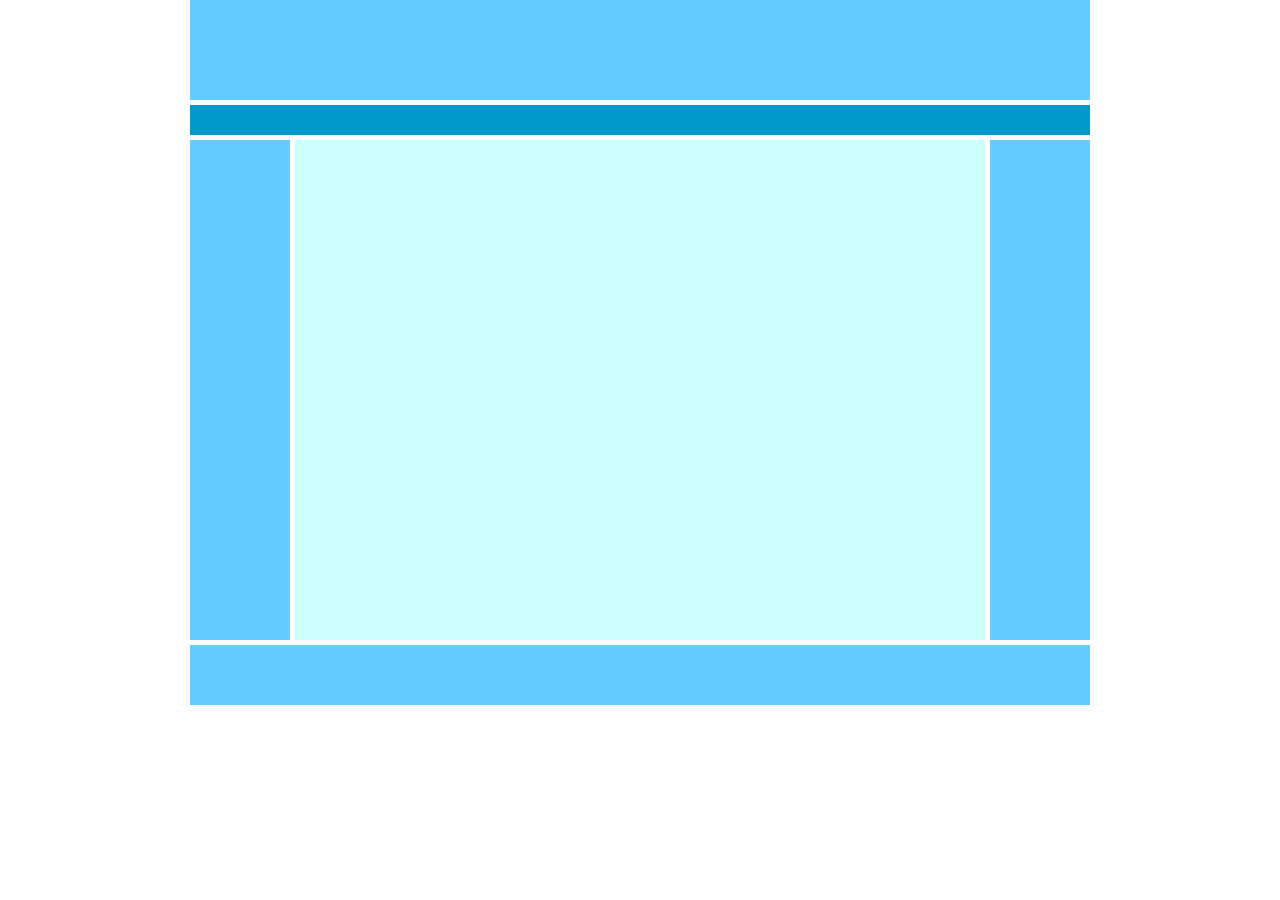
<file: L/Task/html&css/index.html>
<!doctype html>
<html lang="en">
<head>
	<meta charset="UTF-8">
	<title>4行3列</title>
	<link rel="stylesheet" href="css/style.css" />
</head>
<body>
<div id="container">
 
  <div id="header">
  </div>

  <div id="nav">
  </div>

  <div id="main"> 
	  <div id="aside1" class="aside">
	  </div>

	  <div id="content"> 
	  </div>

	  <div id="aside2" class="aside">
	  </div>
  </div>

  <div id="footer">
  </div>
</div>

</body>
</html>
</file>
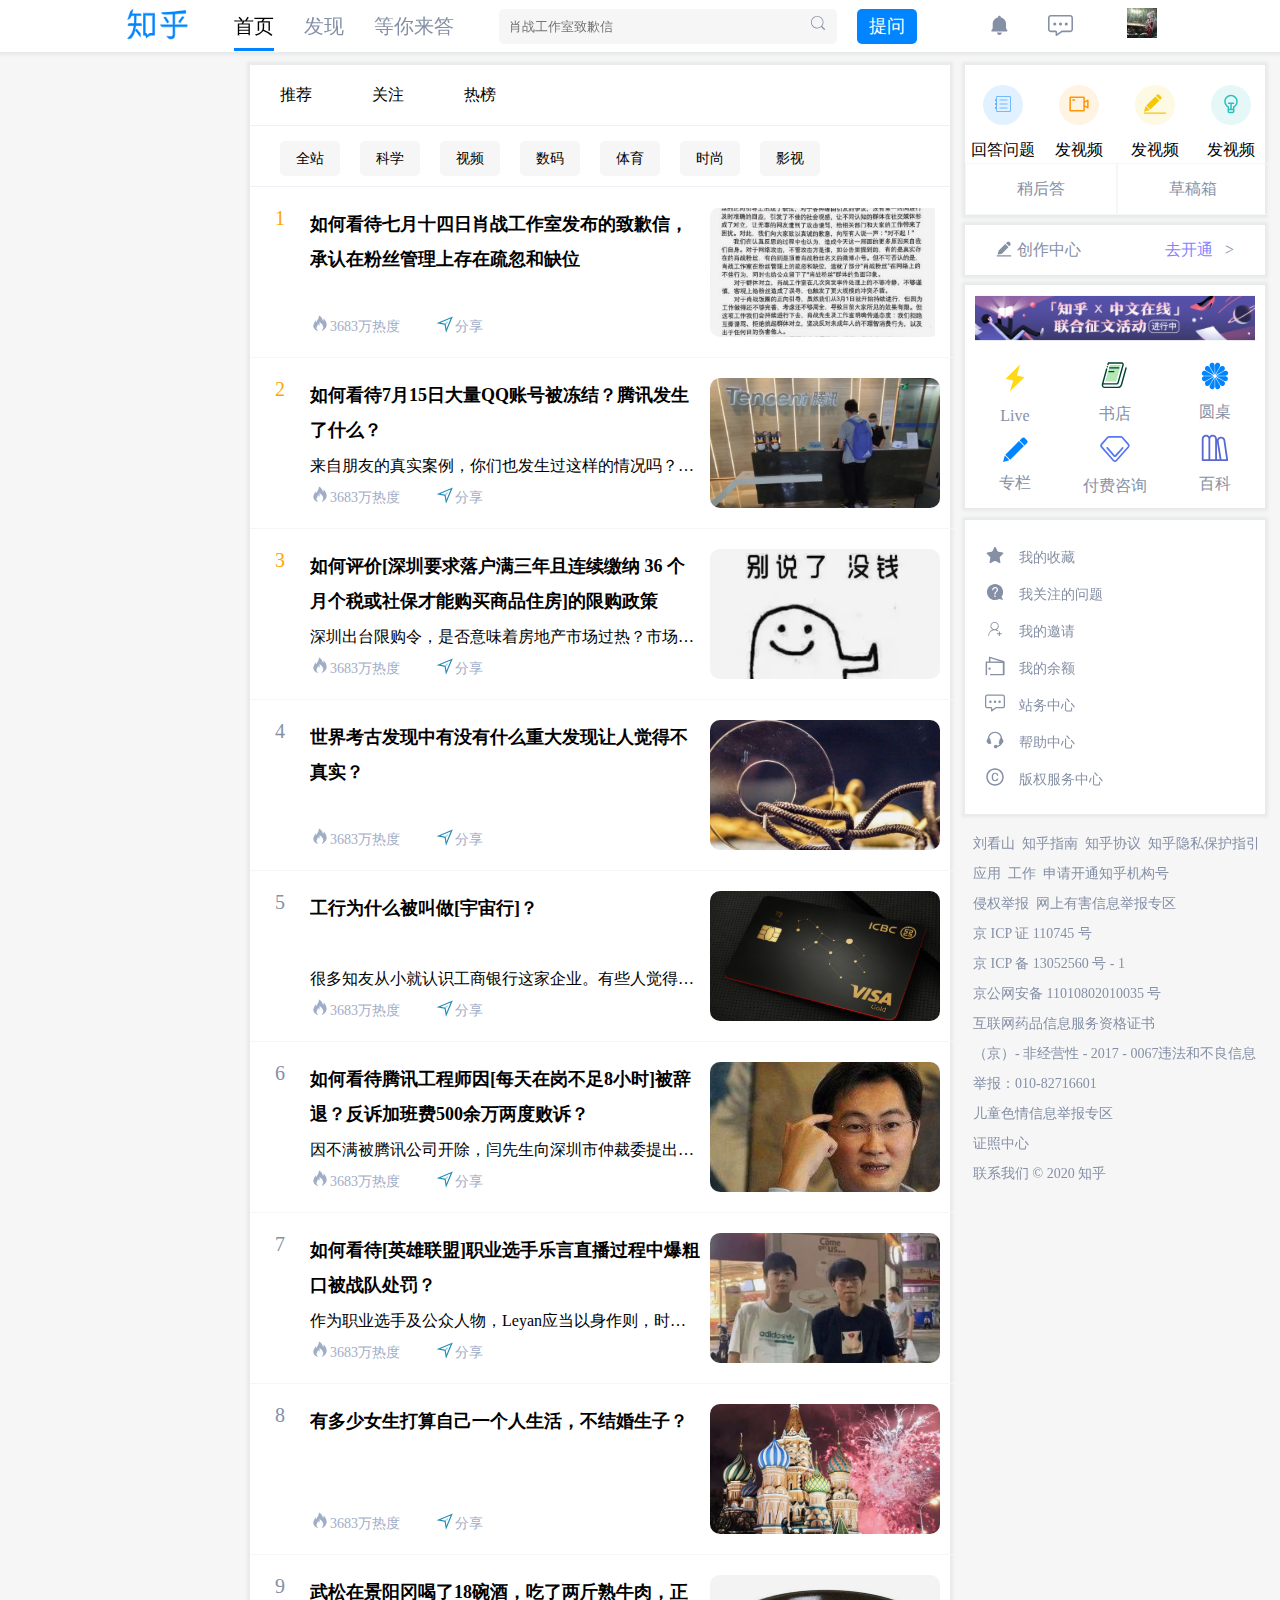
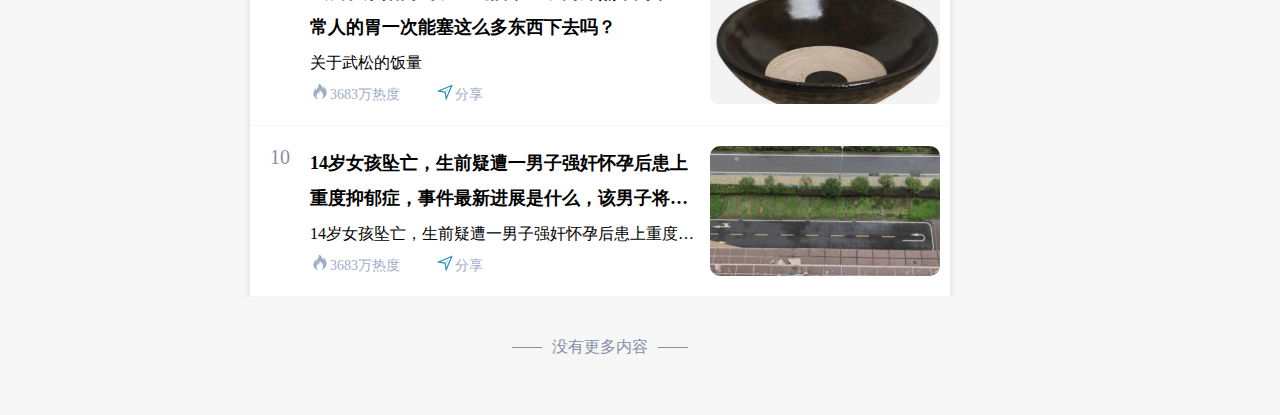
<file: P/Tasks/HTML&CSS/zhihu/index.html>
<!DOCTYPE html>
<html>
<head>
    <title></title>
    <meta charset="utf-8">
    <meta name="viewport" content="width=device-width, initial-scale=1.0">
    <meta name="keywords" content="">
    <meta name="description" content="">
    <meta name="author" content="">
    <script src="./iconfont/iconfont.js"></script>
    <style>
        .icon {
          width: 1em;
          height: 1em;
          vertical-align: -0.15em;
          fill: currentColor;
          overflow: hidden;
        }
        * {
            padding: 0; margin: 0;
            list-style: none;
            text-decoration: none;
        }
        body {
            background-color: #f6f6f6;
        }
        #head {
            width: 100%; height: 52px;
            background-color: white;
            position: fixed;
            box-shadow: 0 0 3px 3px #e8e9ea;
        }
        #head .head1 {
            width: 100%; height: 52px;
            display: flex;
            justify-content: center;
            align-items: center;
            margin: 0 auto;
        }
        #head ul {
            margin: 0 30px;
        }
        #head ul li{
            float: left;
            font-size: 20px;
            margin: 0 15px;
            height: 50px;
            line-height: 50px;
            box-sizing: border-box;
        }
        #head ul li:hover a {
            color: black;
        }
        #head ul li:nth-of-type(1) {
            border-bottom: 3px solid #0084ff;
        }
        #head ul li:nth-of-type(1) a {
            color: black;
        }
        a {
            color: #8590a6;
        }
        #head .search {
            display: flex;
            font-size: 18px;
            
        }
        #head img {
            width: 65px; height: 35px;
        }
        #head .ask {
            width: 60px; height: 35px;
            background-color: #0084ff;
            line-height: 35px; 
            text-align: center;
            color: white;
            border-radius: 5px;
            margin-left: 20px;
        }
        #head .search .search {
            box-sizing: border-box;
            padding: 5px;
            background-color: #f6f6f6;
            border-radius: 5px;
            padding: 5px 10px;
        }
        #head .search input {
            border: none;
            outline: none;
            background-color: #f6f6f6;
            width: 300px;
        }
        #head .other {
            font-size: 25px;
            color: #8590a6;
            display: flex;
            margin-left: 40px;
            width: 200px;
            justify-content: space-between;
            align-items: center;
        }
        #head .other .icon {
            margin-left: 30px;
        }
        #head .other img{
            width: 30px; height: 30px;
        }
        #main {
            width: 700px;
            background-color: white;
            margin-right: 15px;
            margin-left: 250px;
            box-shadow: 0 0 3px 3px #e8e9ea;
        }
        #menu {
            width: 300px;
        }
        .box0 #main, .box0 #menu {
            float: left;
            margin-top: 65px;
        }
        #main ul:nth-of-type(1) {
            height: 60px;
            border-bottom: 1px solid #eef0f6;
        }
        #main ul:nth-of-type(1) li {
            float: left;
            line-height: 60px;
            font-size: 16px;
            margin: 0 30px;
            
        }
        #main ul:nth-of-type(1) li a {
            color: black;
            font-weight: 400;
        }
        #main ul:nth-of-type(2) li a {
            color: black;
        }
        #main ul:nth-of-type(2) {
            height: 60px;
            border-bottom: 1px solid #eef0f6;
        }
        #main ul:nth-of-type(2) li {
            float: left;
            line-height: 60px;
            font-size: 14px;
            margin: 0 10px;
            width: 60px;
            height: 35px;
            margin-top: 15px;
            line-height: 35px;
            text-align: center;
            background-color: #f6f6f6;
            border-radius: 5px;
        }
        #main ul:nth-of-type(2) li:nth-of-type(1) {
            margin-left: 30px;
        }
        #main .message li {
            display: flex;
            align-items: flex-start;
            width: 900px;
            height: 170px;
            border-bottom: 1px solid #f6f6f6;
            font-size: 20px;
        }
        #main .message li .num {
            width: 60px;
            text-align: center;
            margin-top: 20px;
        }
        #main .message a:nth-of-type(1) .num, #main .message a:nth-of-type(2) .num, #main .message a:nth-of-type(3) .num {
            color: orange;
        }
        #main .message li .container {
            width: 400px;
            font-size: 18px;
            font-weight: bold;
            margin-top: 20px;
            line-height: 35px;
        }
        #main .message li .container .title {
            height: 70px;
            width: 390px;
            text-overflow: ellipsis;
            overflow: hidden;
            text-overflow: ellipsis;
            display: -webkit-box;
            -webkit-line-clamp: 2;
            -webkit-box-orient: vertical;
            color: black;
            
        }
        #main .message li .container .discribe {
            height: 30px;
            width: 390px;
            font-size: 16px;
            font-weight: 400;
            text-overflow: ellipsis;
            white-space: nowrap;
            overflow: hidden;
            color: black;
        }
        #main .message li .img {
            margin-top: 20px;
            height: 130px; width: 230px;
            overflow: hidden;
            border-radius: 10px;
        }
        #main .message li .popular {
            color: #9fadc7;
            font-size: 20px;
            font-weight: 300;
        }
        #main .message li .popular span{
            font-size: 14px;
            margin-right: 30px;
        }
        #main .nomore {
            display: flex;
            justify-content: center;
            align-items: center;
            height: 100px; 
            background-color: #f6f6f6;
            color: #8590a6;
            font-size: 16px;
            box-shadow: 0 5px 0 5px #f6f6f6;
        }
        #main .nomore div {
            width: 30px; height: 0;
            border-top: 1px solid #8590a6;
            margin: 10px;
        }
        #menu {
            height: 1950px;
        }
        #menu .publish {
            width: 300px; height: 150px;
            display: grid;
            grid-template-columns: repeat(4, 1fr);
            grid-template-rows: repeat(3, 1fr);
            grid-template-areas: 
            "a1 a2 a3 a4"
            "a1 a2 a3 a4"
            "a5 a5 a6 a6";
            background-color: white;
            box-shadow: 0 0 3px 3px #e8e9ea;
        }
        #menu .publish a div {
            font-size: 22px;
            width: 40px; height: 40px;
            margin: 20px 18px 15px;
            line-height: 40px;
            text-align: center;
            border-radius: 50%;
        }
        #menu .publish a span {
            display: inline-block;
            width: 100%;
            text-align: center;
            color: black;
        }
        #menu .publish div:nth-of-type(5) a span{
            color: #8590a6;
        }
        #menu .publish div:nth-of-type(6) a span{
            color: #8590a6;
        }     
        #menu .publish div:nth-of-type(1) a div {
            color: #0084ff;
            background-color: #e1f1ff;
        }
        #menu .publish div:nth-of-type(2) a div {
            color: #ff9607;
            background-color: #fff3e2;
        }
        #menu .publish div:nth-of-type(3) a div {
            color: #f4c807;
            background-color: #fef9e2;
        }
        #menu .publish div:nth-of-type(4) a div {
            color: #26bfbf;
            background-color: #e5f7f7;
        }
        #menu .publish div:nth-of-type(1) {
            grid-area: a1;
        }
        #menu .publish div:nth-of-type(2) {
            grid-area: a2;
        }
        #menu .publish div:nth-of-type(3) {
            grid-area: a3;
        }
        #menu .publish div:nth-of-type(4) {
            grid-area: a4;
        }
        #menu .publish div:nth-of-type(5) {
            grid-area: a5;
            border: 1px solid #f6f6f6;
            line-height: 50px;
        }
        #menu .publish div:nth-of-type(6) {
            grid-area: a6;
            border: 1px solid #f6f6f6;
            line-height: 50px;
        }
        #menu .create {
            margin: 10px 0;
            background-color: white;
            box-shadow: 0 0 3px 3px #e8e9ea;
        }
        #menu .create a {
            display: inline-block;
            font-size: 16px;
            font-weight: 300;
            height: 50px;
            width: 300px;
            text-align: left;
            line-height: 50px;
        }
        #menu .create a .icon {
            font-size: 18px;
        }
        #menu .create a span:nth-of-type(1) {
            margin: 0 80px 0 30px;
        }
        #menu .create a span:nth-of-type(2) {
            color: #8484ff;
            margin-right: 8px;
        }
        #menu .class {
            background-color: white;
            box-shadow: 0 0 3px 3px #e8e9ea;
        }
        #menu .class img {
            width: 280px;
            margin: 10px 10px 0 10px;
        }
        #menu .class .menu{
            width: 300px; height: 150px;
            display: grid;
            grid-template-columns: repeat(3, 1fr);
            grid-template-rows: repeat(2, 1fr);
            margin-top: 13px;
        }
        #menu .menu div {
            color: #8590a6;
            text-align: center;
        }
        #menu .menu div div {
            line-height: 40px;
        }
        #menu .menu div:nth-of-type(1) .icon{
            font-size: 40px;
        }
        #menu .menu div:nth-of-type(1):hover span{
            color: #ffcf00;
        }
        #menu .menu div:nth-of-type(2) .icon{
            font-size: 36px;
        }
        #menu .menu div:nth-of-type(2):hover span {
            color: #43d480;
        }
        #menu .menu div:nth-of-type(3) {
            margin-top: 3px;
        }
        #menu .menu div:nth-of-type(3) .icon{
            font-size: 30px;
            color: #0084ff;
        }
        #menu .menu div:nth-of-type(3):hover span {
            color: #0084ff;
        }
        #menu .menu div:nth-of-type(4) .icon{
            font-size: 25px;
            color: #0084ff;
        }
        #menu .menu div:nth-of-type(4):hover span {
            color: #0084ff;
        }
        #menu .menu div:nth-of-type(5) .icon{
            font-size: 32px;
            color: #5478f0;
        }
        #menu .menu div:nth-of-type(5):hover span {
            color: #5478f0;
        }
        #menu .menu div:nth-of-type(6) .icon{
            font-size: 30px;
            color: #5868d1;
        }
        #menu .menu div:nth-of-type(6):hover span {
            color: #5478f0;
        }
        #menu .move {
            margin-top: 12px;
            position: sticky;
            top: 60px;
        }
        #menu ul {
            background-color: white;
            box-sizing: border-box;
            padding: 10px 0;
            box-shadow: 0 0 3px 3px #e8e9ea;
        }
        #menu .move .icon {
            font-size: 20px;
            margin-right: 10px;
        }
        #menu .move li {
            font-size: 14px;
            font-weight: 300;
            margin: 15px 20px;
        }
        #menu .copyright {
            font-size: 14px;
            line-height: 30px;
            margin-top: 15px;
            color: #8590a6;
            margin-left: 8px;
        }
    </style>
</head>
<body>
    <div id="head">
        <div class="head1">
           <a href="#"><img src="imgs/logo.png" alt=""></a> 
            <ul>
                <li><a href="#">首页</a></li>
                <li><a href="#">发现</a></li>
                <li><a href="#">等你来答</a></li>
            </ul>
            <div class="search">
                <div class="search">
                    <input type="text" placeholder="肖战工作室致歉信">
                    <div><a href="#"><svg class="icon" aria-hidden="true">
                        <use xlink:href="#icon-sousuo"></use>
                      </svg></a>
                    </div>
                </div>
                <a href="#"><div class="ask">提问</div></a>
            </div>
            <div class="other">
                <div><a href="#"><svg class="icon" aria-hidden="true">
                    <use xlink:href="#icon-xiaoxi"></use>
                  </svg></a>
                  <a href="#"><svg class="icon" aria-hidden="true">
                    <use xlink:href="#icon-xiaoxi1"></use>
                  </svg></a></div>
                <div class="user"><a href="#"><img src="imgs/user.jpg" alt=""></a></div>
            </div>
        </div>
    </div>
    <div class="box0">
        <div id="main">
            <ul>
                <li><a href="#">推荐</a></li>
                <li><a href="#">关注</a></li>
                <li><a href="#">热榜</a></li>
            </ul>
            <ul>
                <li><a href="#">全站</a></li>
                <li><a href="#">科学</a></li>
                <li><a href="#">视频</a></li>
                <li><a href="#">数码</a></li>
                <li><a href="#">体育</a></li>
                <li><a href="#">时尚</a></li>
                <li><a href="#">影视</a></li>
            </ul>
            <ul class="message">
                <a href="#">
                    <li>
                        <div class="num">1</div>
                        <div class="container">
                            <div class="title">如何看待七月十四日肖战工作室发布的致歉信，承认在粉丝管理上存在疏忽和缺位</div>
                            <div class="discribe"></div>
                            <div class="popular">
                                <svg class="icon" aria-hidden="true">
                                    <use xlink:href="#icon-huo"></use>
                                  </svg><span>3683万热度</span>
                                  <svg class="icon" aria-hidden="true">
                                    <use xlink:href="#icon-fenxiang"></use>
                                  </svg><span>分享</span>
                            </div>
                        </div>
                        <div class="img">
                            <img src="imgs/article1.png" alt="">
                        </div>
                    </li>
                </a>
                <a href="#">
                    <li>
                        <div class="num">2</div>
                        <div class="container">
                            <div class="title">如何看待7月15日大量QQ账号被冻结？腾讯发生了什么？</div>
                            <div class="discribe">来自朋友的真实案例，你们也发生过这样的情况吗？腾讯发生了什么？</div>
                            <div class="popular">
                                <svg class="icon" aria-hidden="true">
                                    <use xlink:href="#icon-huo"></use>
                                  </svg><span>3683万热度</span>
                                  <svg class="icon" aria-hidden="true">
                                    <use xlink:href="#icon-fenxiang"></use>
                                  </svg><span>分享</span>
                            </div>
                        </div>
                        <div class="img">
                            <img src="imgs/article2.png" alt="">
                        </div>
                    </li>
                </a>
                <a href="#">
                    <li>
                        <div class="num">3</div>
                        <div class="container">
                            <div class="title">如何评价[深圳要求落户满三年且连续缴纳 36 个月个税或社保才能购买商品住房]的限购政策</div>
                            <div class="discribe">深圳出台限购令，是否意味着房地产市场过热？市场持续</div>
                            <div class="popular">
                                <svg class="icon" aria-hidden="true">
                                    <use xlink:href="#icon-huo"></use>
                                  </svg><span>3683万热度</span>
                                  <svg class="icon" aria-hidden="true">
                                    <use xlink:href="#icon-fenxiang"></use>
                                  </svg><span>分享</span>
                            </div>
                        </div>
                        <div class="img">
                            <img src="imgs/article3.png" alt="">
                        </div>
                    </li>
                </a>
                <a href="#">
                    <li>
                        <div class="num">4</div>
                        <div class="container">
                            <div class="title">世界考古发现中有没有什么重大发现让人觉得不真实？</div>
                            <div class="discribe"></div>
                            <div class="popular">
                                <svg class="icon" aria-hidden="true">
                                    <use xlink:href="#icon-huo"></use>
                                  </svg><span>3683万热度</span>
                                  <svg class="icon" aria-hidden="true">
                                    <use xlink:href="#icon-fenxiang"></use>
                                  </svg><span>分享</span>
                            </div>
                        </div>
                        <div class="img">
                            <img src="imgs/article4.png" alt="">
                        </div>
                    </li>
                </a>
                <a href="#">
                    <li>
                        <div class="num">5</div>
                        <div class="container">
                            <div class="title">工行为什么被叫做[宇宙行]？</div>
                            <div class="discribe">很多知友从小就认识工商银行这家企业。有些人觉得，互联网金融时代，大银行在人们眼中似乎有了点古董气质。不过，工行的实力究竟如何，墙里开花墙外香。</div>
                            <div class="popular">
                                <svg class="icon" aria-hidden="true">
                                    <use xlink:href="#icon-huo"></use>
                                  </svg><span>3683万热度</span>
                                  <svg class="icon" aria-hidden="true">
                                    <use xlink:href="#icon-fenxiang"></use>
                                  </svg><span>分享</span>
                            </div>
                        </div>
                        <div class="img">
                            <img src="imgs/article5.png" alt="">
                        </div>
                    </li>
                </a>
                <a href="#">
                    <li>
                        <div class="num">6</div>
                        <div class="container">
                            <div class="title">如何看待腾讯工程师因[每天在岗不足8小时]被辞退？反诉加班费500余万两度败诉？</div>
                            <div class="discribe">因不满被腾讯公司开除，闫先生向深圳市仲裁委提出申请，要求腾讯支付自2012 年工作以来年终奖差额、加班费共计 500 多万元。</div>
                            <div class="popular">
                                <svg class="icon" aria-hidden="true">
                                    <use xlink:href="#icon-huo"></use>
                                  </svg><span>3683万热度</span>
                                  <svg class="icon" aria-hidden="true">
                                    <use xlink:href="#icon-fenxiang"></use>
                                  </svg><span>分享</span>
                            </div>
                        </div>
                        <div class="img">
                            <img src="imgs/article6.png" alt="">
                        </div>
                    </li>
                </a>
                <a href="#">
                    <li>
                        <div class="num">7</div>
                        <div class="container">
                            <div class="title">如何看待[英雄联盟]职业选手乐言直播过程中爆粗口被战队处罚？</div>
                            <div class="discribe">作为职业选手及公众人物，Leyan应当以身作则，时刻规范自己的言行，展现应有的职业素养。对此，VG电子竞技俱乐部在此向所有直播观众与支持VG英雄联盟的粉丝致歉。</div>
                            <div class="popular">
                                <svg class="icon" aria-hidden="true">
                                    <use xlink:href="#icon-huo"></use>
                                  </svg><span>3683万热度</span>
                                  <svg class="icon" aria-hidden="true">
                                    <use xlink:href="#icon-fenxiang"></use>
                                  </svg><span>分享</span>
                            </div>
                        </div>
                        <div class="img">
                            <img src="imgs/article7.png" alt="">
                        </div>
                    </li>
                </a>
                <a href="#">
                    <li>
                        <div class="num">8</div>
                        <div class="container">
                            <div class="title">有多少女生打算自己一个人生活，不结婚生子？</div>
                            <div class="discribe"></div>
                            <div class="popular">
                                <svg class="icon" aria-hidden="true">
                                    <use xlink:href="#icon-huo"></use>
                                  </svg><span>3683万热度</span>
                                  <svg class="icon" aria-hidden="true">
                                    <use xlink:href="#icon-fenxiang"></use>
                                  </svg><span>分享</span>
                            </div>
                        </div>
                        <div class="img">
                            <img src="imgs/article8.png" alt="">
                        </div>
                    </li>
                </a>
                <a href="#">
                    <li>
                        <div class="num">9</div>
                        <div class="container">
                            <div class="title">武松在景阳冈喝了18碗酒，吃了两斤熟牛肉，正常人的胃一次能塞这么多东西下去吗？</div>
                            <div class="discribe">关于武松的饭量</div>
                            <div class="popular">
                                <svg class="icon" aria-hidden="true">
                                    <use xlink:href="#icon-huo"></use>
                                  </svg><span>3683万热度</span>
                                  <svg class="icon" aria-hidden="true">
                                    <use xlink:href="#icon-fenxiang"></use>
                                  </svg><span>分享</span>
                            </div>
                        </div>
                        <div class="img">
                            <img src="imgs/article9.png" alt="">
                        </div>
                    </li>
                </a>
                <a href="#">
                    <li>
                        <div class="num">10</div>
                        <div class="container">
                            <div class="title">14岁女孩坠亡，生前疑遭一男子强奸怀孕后患上重度抑郁症，事件最新进展是什么，该男子将承担怎样的处罚？</div>
                            <div class="discribe">14岁女孩坠亡，生前疑遭一男子强奸怀孕后患上重度抑郁症，目前已在审查逮捕阶段</div>
                            <div class="popular">
                                <svg class="icon" aria-hidden="true">
                                    <use xlink:href="#icon-huo"></use>
                                  </svg><span>3683万热度</span>
                                  <svg class="icon" aria-hidden="true">
                                    <use xlink:href="#icon-fenxiang"></use>
                                  </svg><span>分享</span>
                            </div>
                        </div>
                        <div class="img">
                            <img src="imgs/article10.png" alt="">
                        </div>
                    </li>
                </a>
            </ul>
            <div class="nomore">
                <div></div>
                没有更多内容
                <div></div>
            </div>
        </div>
        
        <div id="menu">
            <div class="publish">
                <div>
                    <a href="#">
                        <div>
                            <svg class="icon" aria-hidden="true">
                            <use xlink:href="#icon-benzi"></use>
                          </svg>
                        </div>
                        <span>回答问题</span>
                    </a>
                </div>
                <div>
                    <a href="#">
                        <div>
                            <svg class="icon" aria-hidden="true">
                            <use xlink:href="#icon-shipin"></use>
                          </svg>
                        </div>
                        <span>发视频</span>
                    </a>
                </div>
                <div>
                    <a href="#">
                        <div>
                            <svg class="icon" aria-hidden="true">
                                <use xlink:href="#icon-combinedshapecopy2"></use>
                              </svg>
                        </div>
                        <span>发视频</span>
                    </a>
                </div>
                <div>
                    <a href="#">
                        <div>
                            <svg class="icon" aria-hidden="true">
                                <use xlink:href="#icon-10"></use>
                              </svg>
                        </div>
                        <span>发视频</span>
                    </a>
                </div>
                <div>
                    <a href="#">
                        <span>稍后答</span>
                    </a>
                </div>
                <div>
                    <a href="#">
                        <span>草稿箱</span>
                    </a>
                </div>
            </div>
            <div class="create">
                <a href="#">
                    <span>
                        <svg class="icon" aria-hidden="true">
                        <use xlink:href="#icon-chuangzuo"></use>
                      </svg>
                      创作中心
                    </span>
                    <span>去开通</span>
                    &#62;
                </a>
            </div>
            <div class="class">
                <a href="#"><img src="imgs/advertise.png" alt=""></a>
                <div class="menu">
                    <div>
                        <a href="#">
                            <div>
                                <svg class="icon" aria-hidden="true">
                                <use xlink:href="#icon-shandian"></use>
                                </svg>
                            </div>
                            <span>Live</span>
                        </a>
                    </div>                
                    <div>
                        <a href="#">
                            <div>
                                <svg class="icon" aria-hidden="true">
                                <use xlink:href="#icon-tubiao-"></use>
                                </svg>
                            </div>
                            <span>书店</span>
                        </a>
                    </div>
                    <div>
                        <a href="#">
                            <div>
                                <svg class="icon" aria-hidden="true">
                                <use xlink:href="#icon-V"></use>
                                </svg>
                            </div>
                            <span>圆桌</span>
                        </a>
                    </div>
                    <div>
                        <a href="#">
                            <div>
                                <svg class="icon" aria-hidden="true">
                                <use xlink:href="#icon-bi"></use>
                                </svg>
                            </div>
                            <span>专栏</span>
                        </a>
                    </div>
                    <div>
                        <a href="#">
                            <div>
                                <svg class="icon" aria-hidden="true">
                                <use xlink:href="#icon-fufeizhuanqu"></use>
                                </svg>
                            </div>
                            <span>付费咨询</span>
                        </a>
                    </div>
                    <div>
                        <a href="#">
                            <div>
                                <svg class="icon" aria-hidden="true">
                                <use xlink:href="#icon-baike"></use>
                                </svg>
                            </div>
                            <span>百科</span>
                        </a>
                    </div>
                </div>
            </div>
            <div class="move">
                <ul>
                    <li><a href="#">
                        <svg class="icon" aria-hidden="true">
                            <use xlink:href="#icon-shoucang1"></use>
                          </svg>
                          <span>我的收藏</span>
                    </a></li>
                    <li><a href="#">
                        <svg class="icon" aria-hidden="true">
                            <use xlink:href="#icon-wenti"></use>
                          </svg>
                          <span>我关注的问题</span>
                    </a></li>
                    <li><a href="#">
                        <svg class="icon" aria-hidden="true">
                            <use xlink:href="#icon-iconfontzhizuobiaozhun49"></use>
                          </svg>
                          <span>我的邀请</span>
                    </a></li>
                    <li><a href="#">
                        <svg class="icon" aria-hidden="true">
                            <use xlink:href="#icon-qianbaoyue"></use>
                          </svg>
                          <span>我的余额</span>
                    </a></li>
                    <li><a href="#">
                        <svg class="icon" aria-hidden="true">
                            <use xlink:href="#icon-xiaoxi1"></use>
                          </svg>
                          <span>站务中心</span>
                    </a></li>
                    <li><a href="#">
                        <svg class="icon" aria-hidden="true">
                            <use xlink:href="#icon-wodekefu"></use>
                          </svg>
                          <span>帮助中心</span>
                    </a></li>
                    <li><a href="#">
                        <svg class="icon" aria-hidden="true">
                            <use xlink:href="#icon-copyrightbanquan"></use>
                          </svg>
                          <span>版权服务中心</span>
                    </a></li>
                </ul>

                <div class="copyright">
                    刘看山&nbsp;&nbsp;知乎指南&nbsp;&nbsp;知乎协议&nbsp;&nbsp;知乎隐私保护指引<br>
                    应用&nbsp;&nbsp;工作&nbsp;&nbsp;申请开通知乎机构号<br>
                    侵权举报&nbsp;&nbsp;网上有害信息举报专区<br>
                    京 ICP 证 110745 号<br>
                    京 ICP 备 13052560 号 - 1<br>
                    京公网安备 11010802010035 号<br>
                    互联网药品信息服务资格证书<br>
                    （京）- 非经营性 - 2017 - 0067违法和不良信息举报：010-82716601<br>
                    儿童色情信息举报专区<br>
                    证照中心<br>
                    联系我们 © 2020 知乎<br>
                </div>
            </div>
        </div>
    </div>
</body>
</html>
</file>
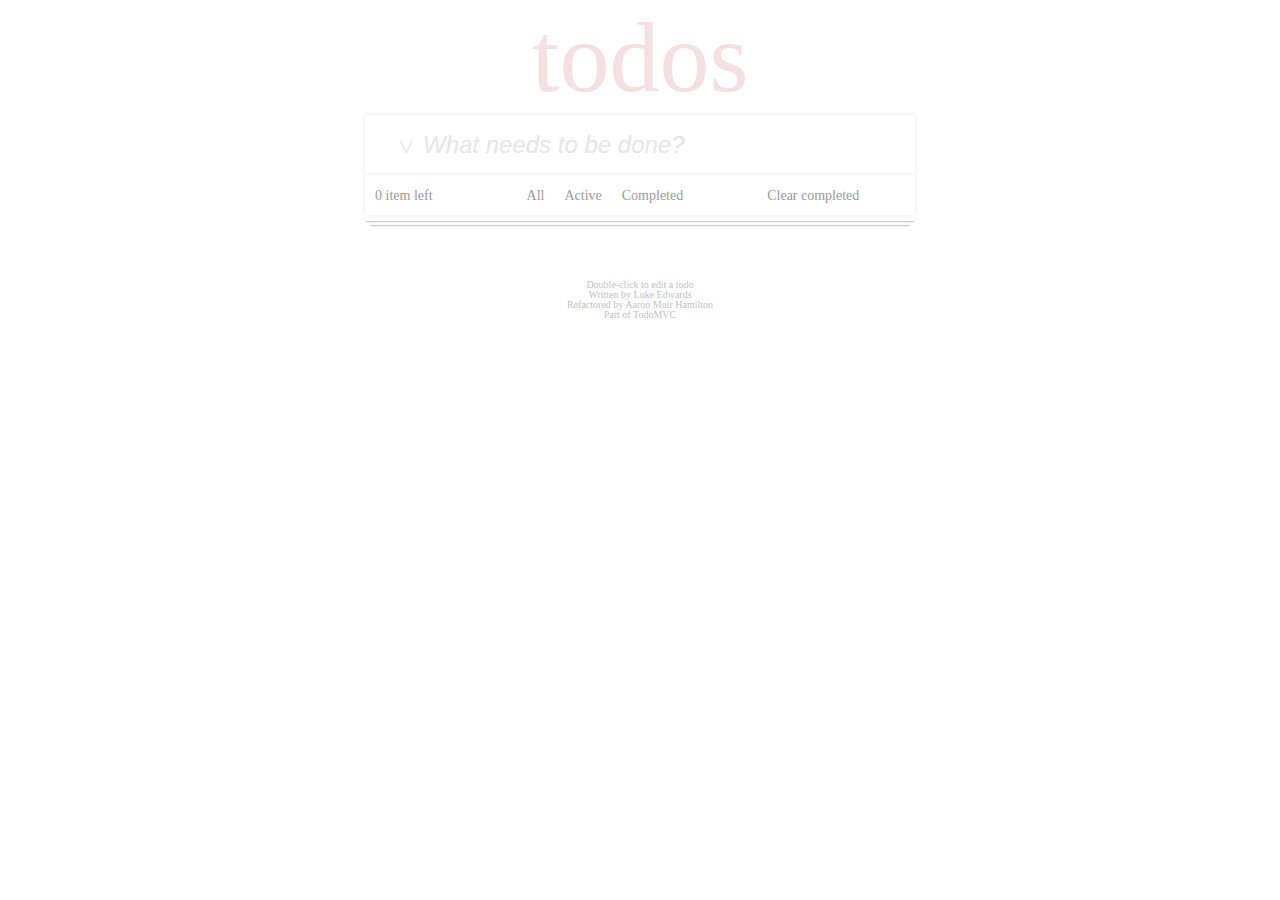
<file: C/Tasks/vue/todo-list2.html>
<!DOCTYPE html>
<html lang="en">
  <head>
    <meta charset="UTF-8" />
    <meta name="viewport" content="width=device-width, initial-scale=1.0" />
    <title>Document</title>
    <style>
      .body {
        background: #f5f5f5;
      }

      * {
        margin: 0;
        padding: 0;
      }

      .todo h1 {
        font-size: 100px;
        font-weight: 400;
        text-align: center;
        color: rgba(175, 47, 47, 0.15);
      }

      .todo-list {
        list-style: none;
      }

      .todo-list li {
        position: relative;
        font-size: 24px;
        border-bottom: 1px solid #ededed;
      }

      .todo-list li:last-child {
        border-bottom: none;
      }

      .todo-icon {
        font-size: 28px;
        color: #e6e6e6;
        width: 34px;
        height: 60px;
        transform: rotate(90deg);
        display: inline-block;
        position: relative;
        bottom: 2px;
        margin: 0 10px;
      }

      .todo .todo-container {
        margin: auto;
      }

      .todo #todo-input {
        width: 300px;
        height: 60px;
        background-color: #fff;
        border: none;
        outline: none;
        line-height: 40px;
        display: inline-block;
        font-size: 24px;
      }

      .todo .todo-input-container {
        box-shadow: inset 0 -2px 1px rgba(0, 0, 0, 0.03);
        height: 60px;
        width: 550px;
        margin: auto;
        box-shadow: 0 0 4px rgba(0, 0, 0, 0.1);
      }

      .todo-container input::placeholder {
        font-style: italic;
        font-weight: 400;
        color: #e6e6e6;
        font-size: 24px;
      }

      .todo-list {
        width: 550px;
        margin: auto;
      }

      .todo-list .todo-item {
        width: 550px;
        height: 60px;
        box-shadow: 0 0 4px rgba(0, 0, 0, 0.1);
        position: relative;
        line-height: 60px;
      }

      .todo-list li .todo-circle {
        width: 28px;
        height: 28px;
        border-radius: 50%;
        border: 1px solid #e0dcdc;
        cursor: pointer;
        display: inline-block;
        margin: 16px 10px;
        vertical-align: -30%;
      }

      .todo-list .todo-delete {
        position: absolute;
        right: 20px;
        bottom: 4px;
        font-size: 30px;
        color: rgb(121, 48, 48);
      }

      .todo-container .todo-bottom {
        width: 550px;
        height: 40px;
        box-shadow: 0 0 4px rgba(0, 0, 0, 0.1);
        background-color: #fff;
        line-height: 40px;
        margin: auto;
        position: relative;
      }

      .todo-bottom::after {
        content: " ";
        position: absolute;
        left: 5px;
        bottom: -10px;
        width: 540px;
        height: 5px;
        box-shadow: 0 1px 1px rgba(0, 0, 0, 0.2), 0 8px 0 -3px #f6f6f6,
          0 9px 1px -3px rgba(0, 0, 0, 0.2), 0 16px 0 -6px #f6f6f6,
          0 17px 2px -6px rgba(0, 0, 0, 0.2);
        background-color: #fff;
        margin: auto;
        z-index: -2;
      }

      .todo-bottom::before {
        content: " ";
        position: absolute;
        left: 1px;
        bottom: -6px;
        width: 548px;
        height: 5px;
        box-shadow: 0 1px 1px rgba(0, 0, 0, 0.2), 0 8px 0 -3px #f6f6f6,
          0 9px 1px -3px rgba(204, 187, 187, 0.2), 0 16px 0 -6px #f6f6f6,
          0 17px 2px -6px rgba(231, 215, 215, 0.2);
        background-color: #fff;
        margin: auto;
        z-index: -1;
      }

      .todo-bottom > span {
        color: #999999;
        font-size: 14px;
      }

      .todo-bottom span:nth-child(1) {
        display: inline-block;
        margin: 0 10px;
      }

      .todo-bottom span:nth-child(2) {
        margin-left: 80px;
        margin-right: 16px;
      }

      .todo-bottom span:nth-child(4) {
        margin-left: 16px;
        margin-right: 80px;
      }

      .todo-bottom .bottom-click {
        border: 1px solid rgba(175, 47, 47, 0.2);
      }

      .circle-choose {
        border-color: rgb(128, 189, 128);
      }

      .footer {
        margin: 65px auto 0;
        color: #bfbfbf;
        font-size: 10px;
        text-shadow: 0 1px 0 rgba(255, 255, 255, 0.5);
        text-align: center;
      }

      .footer p {
        line-height: 1;
      }

      .footer a {
        color: inherit;
        text-decoration: none;
        font-weight: 400;
      }

      .footer a:hover {
        text-decoration: underline;
      }
    </style>
  </head>

  <body>
    <div class="todo">
      <h1>todos</h1>

      <div class="todo-container">
        <div class="todo-input-container">
          <div class="todo-icon">></div>
          <input
            id="todo-input"
            type="text"
            placeholder="What needs to be done?"
          />
        </div>
        <ul class="todo-list"></ul>
        <div class="todo-bottom">
          <span>0 item left</span>
          <span id="all">All</span>
          <span id="active">Active</span>
          <span id="completed">Completed</span>
          <span id="clear-completed">Clear completed</span>
        </div>
      </div>
    </div>

    <footer class="footer">
      <p>Double-click to edit a todo</p>
      <p>Written by <a href="http://twitter.com/lukeed05">Luke Edwards</a></p>
      <p>
        Refactored by <a href="https://github.com/xorgy">Aaron Muir Hamilton</a>
      </p>
      <p>Part of <a href="http://todomvc.com">TodoMVC</a></p>
    </footer>

    <script>
      let todoList = document.getElementsByClassName("todo-list");
      let todoInput = document.getElementById("todo-input");
      let all = document.getElementById("all");
      let active = document.getElementById("active");
      let completed = document.getElementById("completed");
      let clearCompleted = document.getElementById("clear-completed");
      let n = 0;

      function deleteParentNode(node, className) {
        for (let i = 0; i < node.length; i++) {
          node[i].onclick = function () {
            console.log(i);
            // node[i].parentNode.parentNode.removeChild(node[i].parentNode)
            node[i].parentNode.style.display = "none";
            node[i].parentNode.setAttribute("index", 1);
          };
        }
      }
      // let circle = document.createElement('span')
      // let deleteItem = document.createElement('span')

      // circle.className = "todo-circle"
      // deleteItem.className = "todo-delete"
      // console.log(circle)
      // todoItem.appendChild(circle)
      // todoItem.appendChild(deleteItem)

      // console.log(todoItem)
      // console.log(todoInput)

      all.onclick = function () {
        all.className = "bottom-click";
        active.className = "";
        completed.className = "";
        let todoList = document.getElementsByClassName("todo-item");
        for (let i = 0; i < todoList.length; i++) {
          if (todoList[i].getAttribute("index") != 1) {
            todoList[i].style.display = "";
          }
        }
      };
      active.onclick = function () {
        active.className = "bottom-click";
        all.className = "";
        completed.className = "";
        let todoList = document.getElementsByClassName("todo-item");
        for (let i = 0; i < todoList.length; i++) {
          if (todoList[i].getAttribute("index") == 0) {
            todoList[i].style.display = "";
          } else {
            console.log(i);
            todoList[i].style.display = "none";
          }
        }
      };
      completed.onclick = function () {
        completed.className = "bottom-click";
        active.className = "";
        all.className = "";
        let todoList = document.getElementsByClassName("todo-item");
        for (let i = 0; i < todoList.length; i++) {
          if (todoList[i].getAttribute("index") == 2) {
            todoList[i].style.display = "";
          } else {
            todoList[i].style.display = "none";
          }
        }
      };
      clearCompleted.onclick = function () {
        let todoList = document.getElementsByClassName("todo-item");
        for (let i = 0; i < todoList.length; i++) {
          if (todoList[i].getAttribute("index") == 2) {
            todoList[i].style.display = "none";
            todoList[i].setAttribute("index", 1);
          }
        }
      };

      todoInput.addEventListener("keyup", function (event) {
        if (event.keyCode === 13) {
          let todoItem = document.createElement("li");
          todoItem.className = "todo-item";
          todoItem.setAttribute("index", 0);
          console.log(todoItem);
          n++;
          todoItem.innerHTML = `<span class="todo-circle"></span>${todoInput.value}<span class="todo-delete">x</span>`;
          // todoItem.innerText = todoInput.value
          todoList[0].appendChild(todoItem);
          todoInput.value = "";
          let todoDelete = document.getElementsByClassName("todo-delete");
          let todoCircle = document.getElementsByClassName("todo-circle");
          for (let i = 0; i < todoCircle.length; i++) {
            todoCircle[i].onclick = function () {
              if (todoCircle[i].parentNode.getAttribute("index") != 2) {
                todoCircle[i].style.borderColor = "rgb(128, 189, 128)";
                todoCircle[i].parentNode.style.color = "#d9d9d9";
                todoCircle[i].parentNode.style.textDecoration = "line-through";
                todoCircle[i].parentNode.setAttribute("index", 2);
              } else {
                todoCircle[i].style.borderColor = "#e0dcdc";
                todoCircle[i].parentNode.style.color = "";
                todoCircle[i].parentNode.style.textDecoration = "";
                todoCircle[i].parentNode.setAttribute("index", 0);
              }
            };
          }
          deleteParentNode(todoDelete);
        }
      });
    </script>
  </body>
</html>
</file>
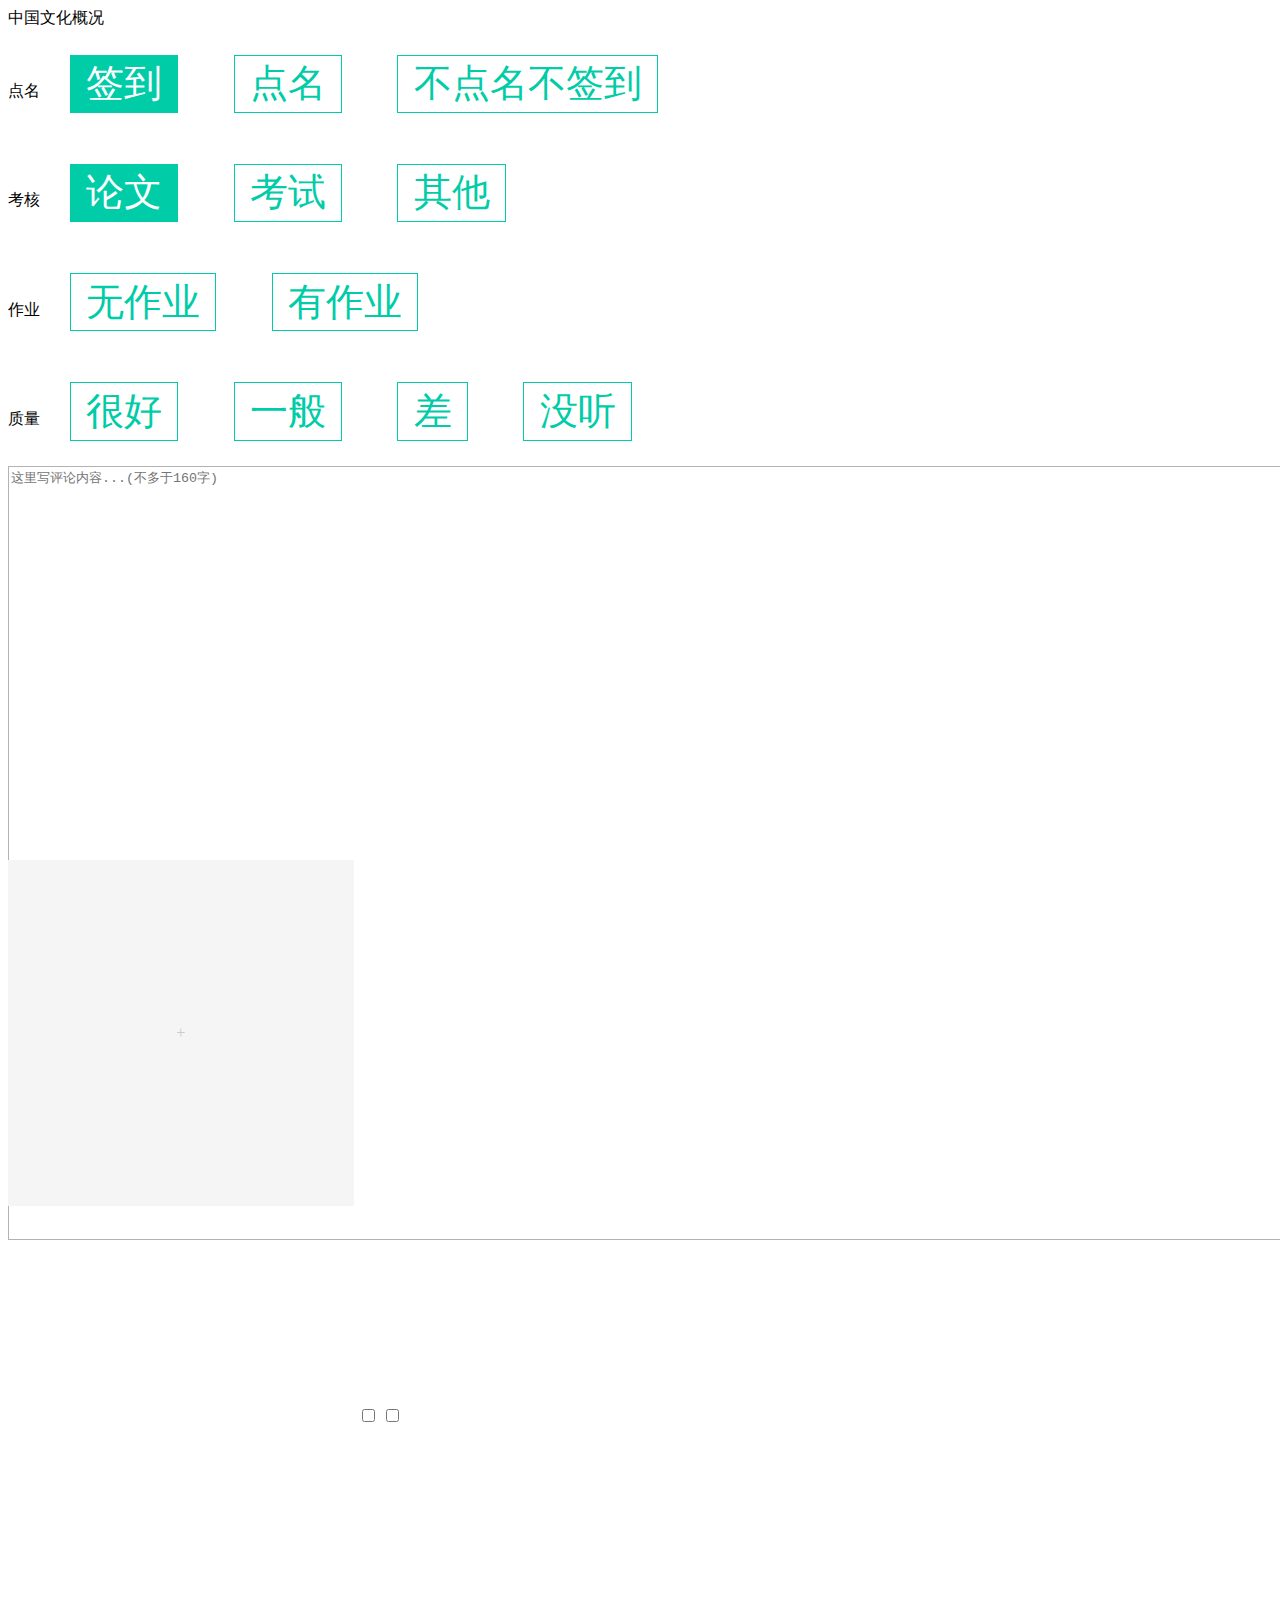
<file: C/Project/pages/evaluate/evaluate.html>
<!DOCTYPE html>
<html lang="en">
  <head>
    <meta charset="UTF-8" />
    <meta name="viewport" content="width=device-width, initial-scale=1.0" />
    <title>Document</title>
    <link rel="stylesheet" href="./evaluate.css" />
  </head>
  <body>
    <div id="container">
      <div class="course-name">中国文化概况</div>
      <div>
        <span>点名</span>
        <span class="radio-item" v-bind:class="chooseSignin[0]?'radio-item-choose':''" @click="chooseSigninClick(0)">签到</span>
        <span class="radio-item" v-bind:class="chooseSignin[1]?'radio-item-choose':''" @click="chooseSigninClick(1)">点名</span>
        <span class="radio-item" v-bind:class="chooseSignin[2]?'radio-item-choose':''" @click="chooseSigninClick(2)">不点名不签到</span>
      </div>
      <div>
        <span>考核</span>
        <span class="radio-item" v-bind:class="chooseTest[0]?'radio-item-choose':''" @click="chooseTestClick(0)">论文</span>
        <span class="radio-item" v-bind:class="chooseTest[1]?'radio-item-choose':''" @click="chooseTestClick(1)">考试</span>
        <span class="radio-item" v-bind:class="chooseTest[2]?'radio-item-choose':''" @click="chooseTestClick(2)">其他</span>
      </div>
      <div>
        <span>作业</span>
        <span class="radio-item">无作业</span>
        <span class="radio-item">有作业</span>
      </div>
      <div>
        <span>质量</span>
        <span class="radio-item">很好</span>
        <span class="radio-item">一般</span>
        <span class="radio-item">差</span>
        <span class="radio-item">没听</span>
      </div>
    </div>
    <textarea
      class="evaluate-input-text"
      type="text"
      placeholder="这里写评论内容...(不多于160字)"
    ></textarea>
    <input id="evaluate-input-file" class="evaluate-input-file" type="file" />
    <label class="file-label" for="evaluate-input-file">+</label>
    <input id="anonymous" type="checkbox">
    <label for="anonymous"></label>
    <input id="final" type="checkbox">
    <label for="final"></label>
    <script src="../../vue.js"></script>
    <script src="./evaluate.js"></script>
  </body>
</html>
</file>
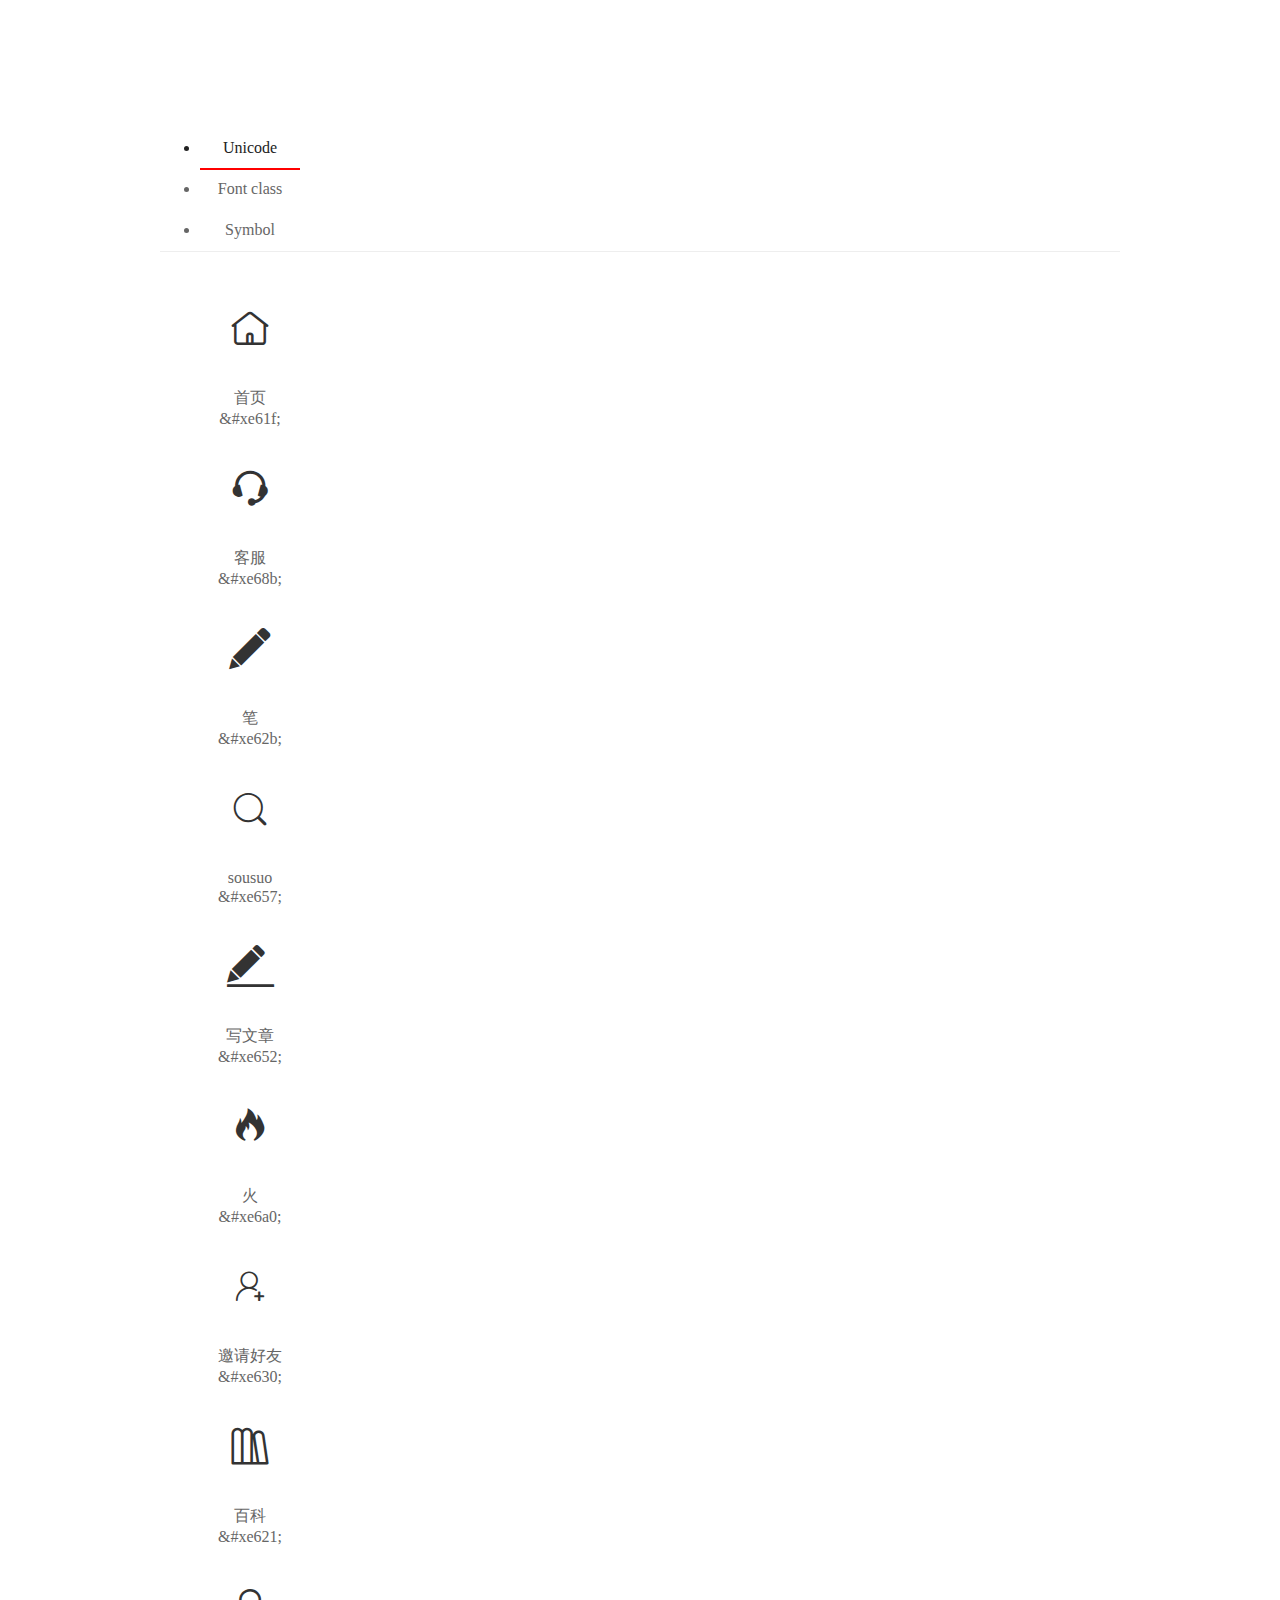
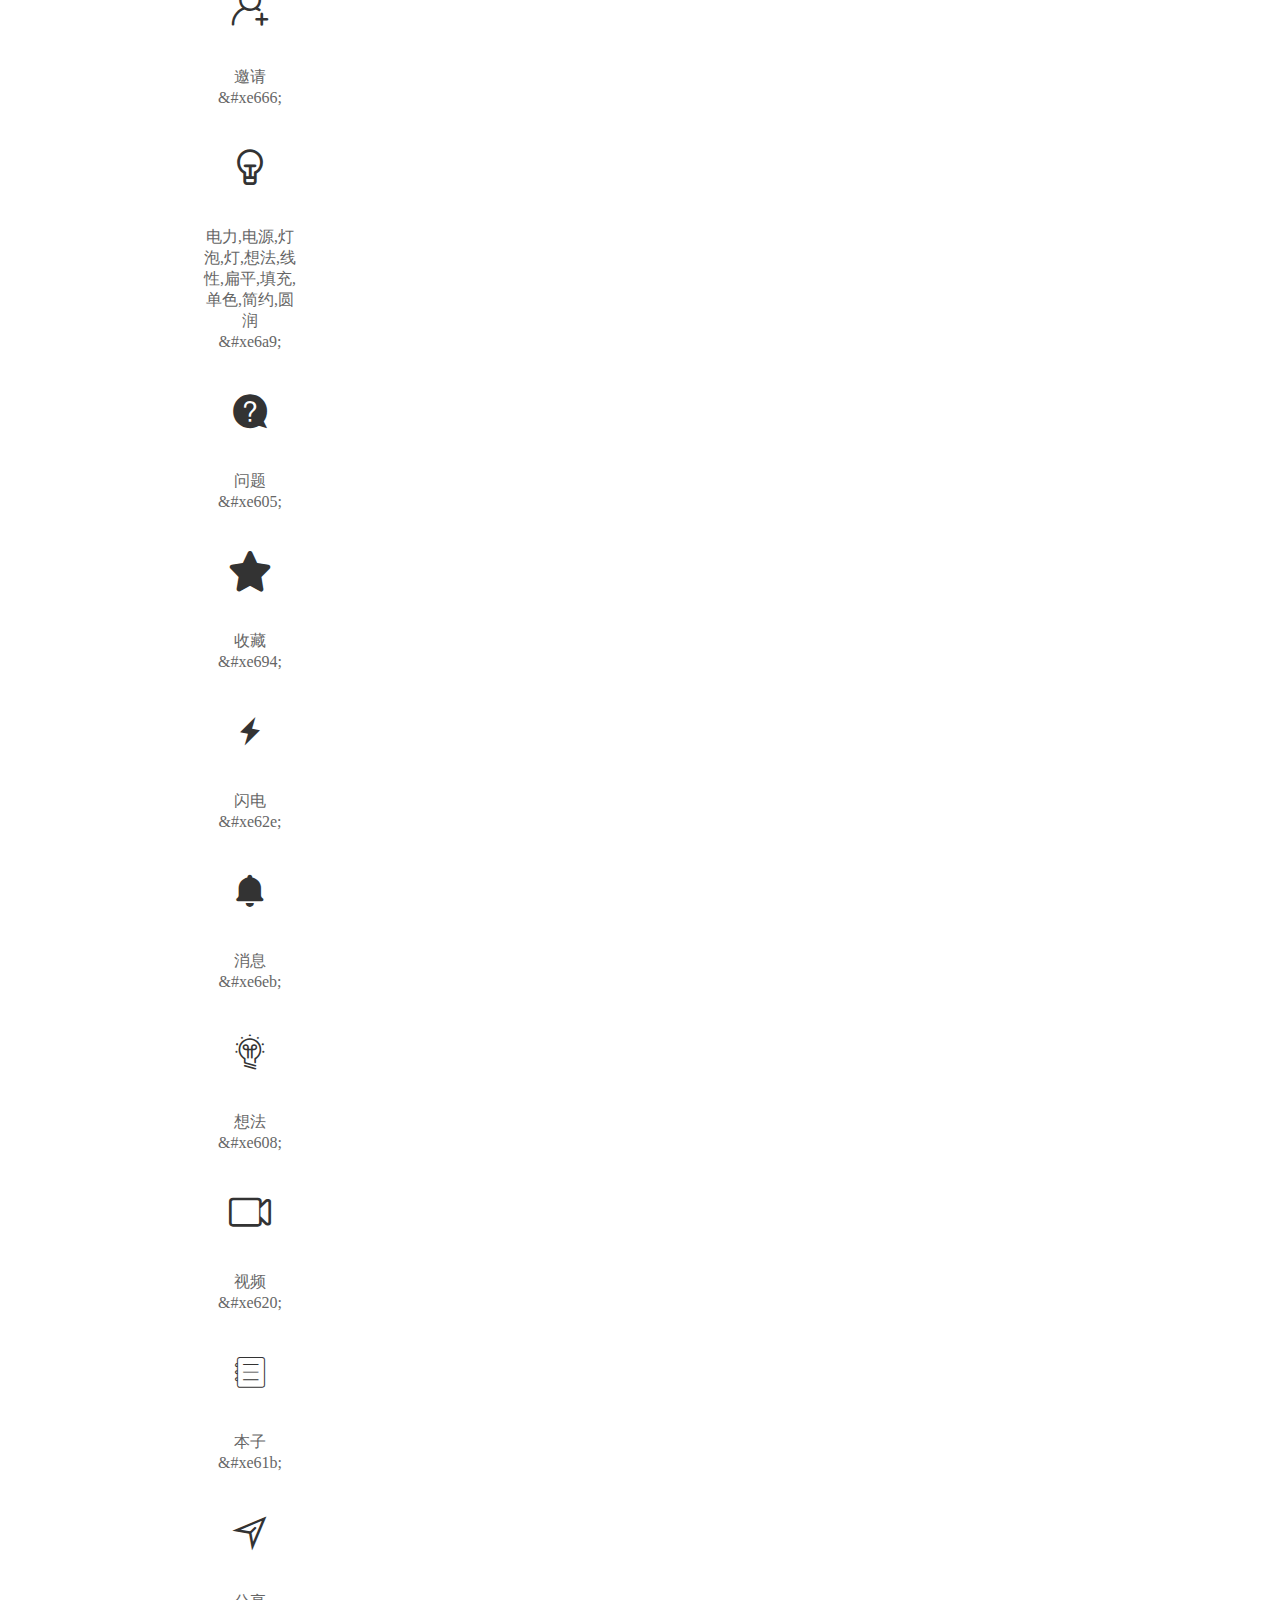
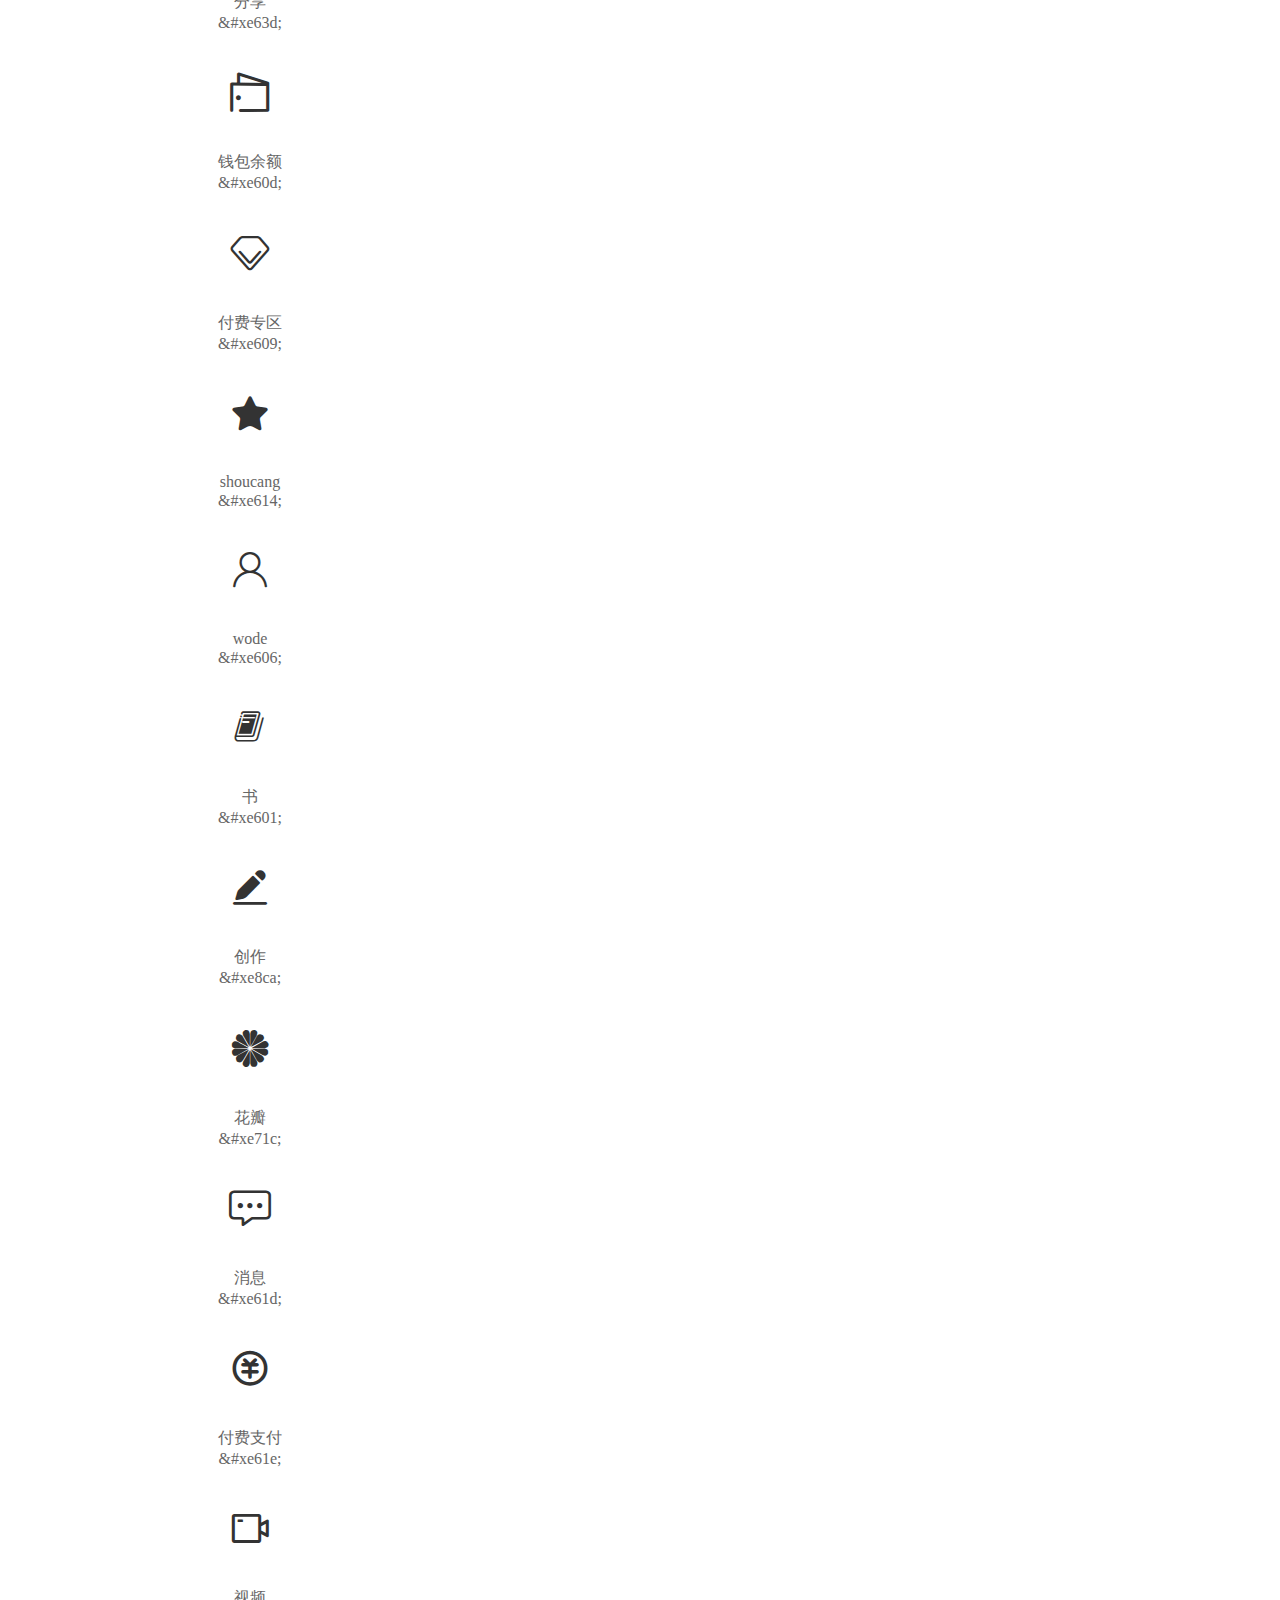
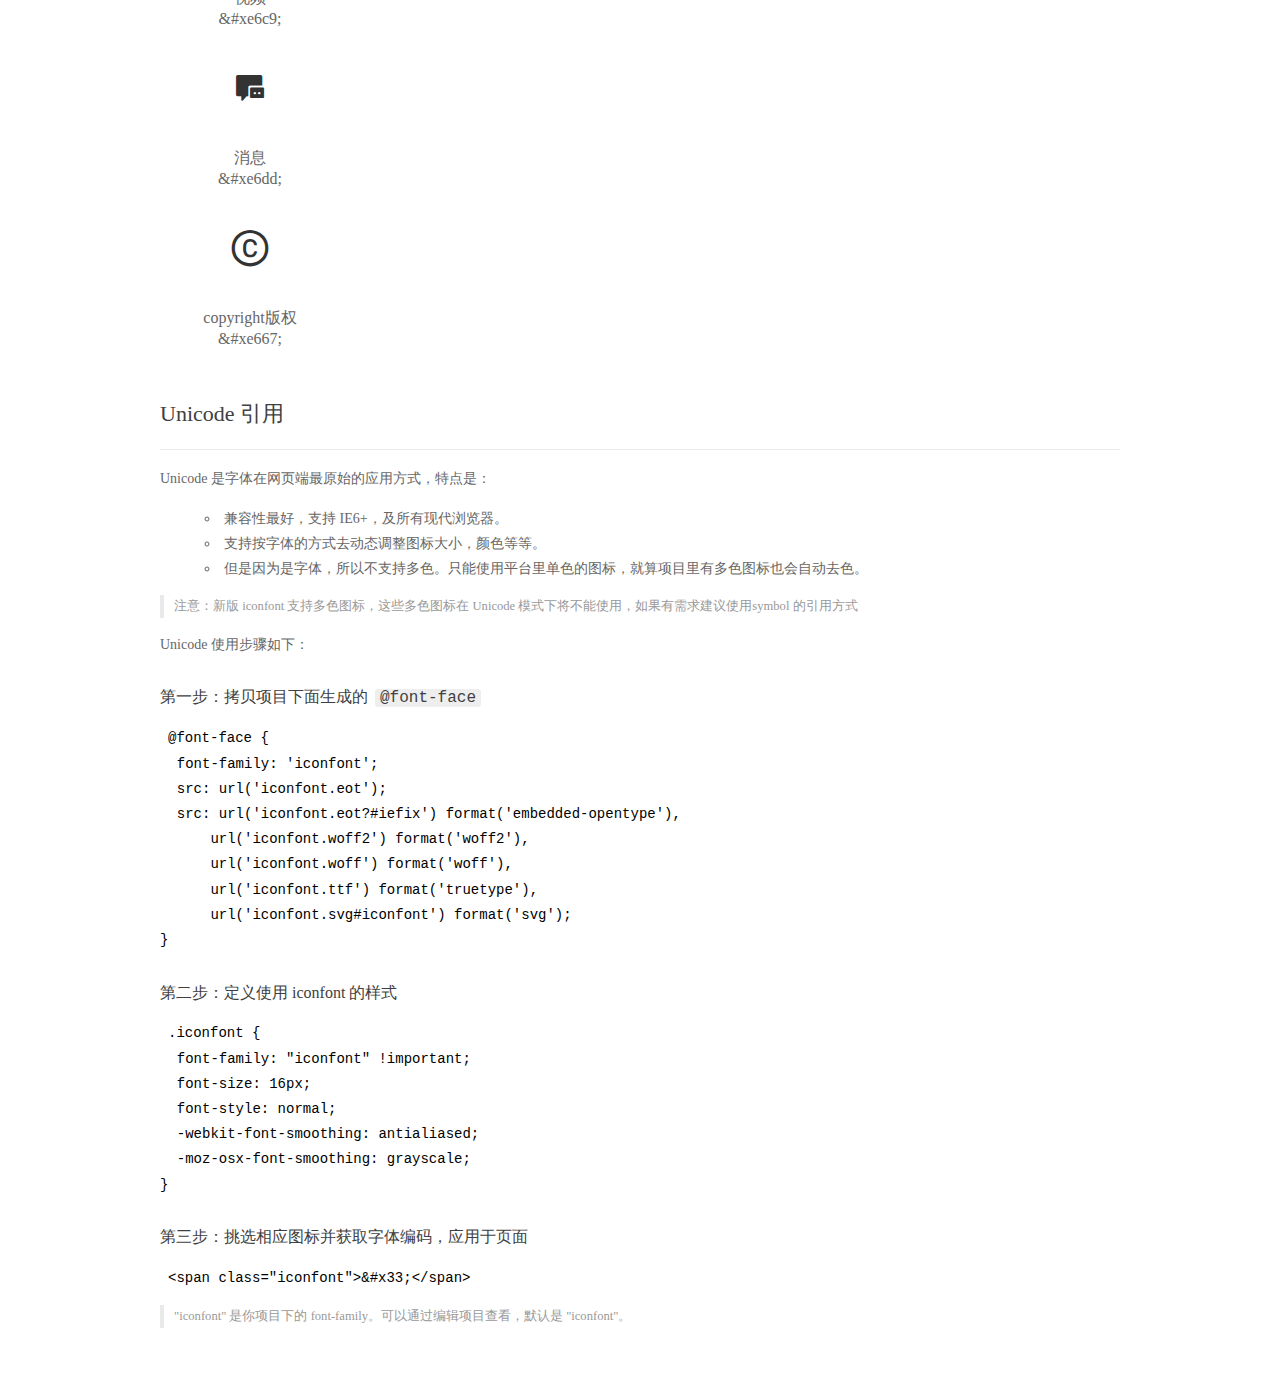
<file: P/Tasks/HTML&CSS/zhihu/iconfont/demo_index.html>
<!DOCTYPE html>
<html>
<head>
  <meta charset="utf-8"/>
  <title>IconFont Demo</title>
  <link rel="shortcut icon" href="https://img.alicdn.com/tps/i4/TB1_oz6GVXXXXaFXpXXJDFnIXXX-64-64.ico" type="image/x-icon"/>
  <link rel="stylesheet" href="https://g.alicdn.com/thx/cube/1.3.2/cube.min.css">
  <link rel="stylesheet" href="demo.css">
  <link rel="stylesheet" href="iconfont.css">
  <script src="iconfont.js"></script>
  <!-- jQuery -->
  <script src="https://a1.alicdn.com/oss/uploads/2018/12/26/7bfddb60-08e8-11e9-9b04-53e73bb6408b.js"></script>
  <!-- 代码高亮 -->
  <script src="https://a1.alicdn.com/oss/uploads/2018/12/26/a3f714d0-08e6-11e9-8a15-ebf944d7534c.js"></script>
</head>
<body>
  <div class="main">
    <h1 class="logo"><a href="https://www.iconfont.cn/" title="iconfont 首页" target="_blank">&#xe86b;</a></h1>
    <div class="nav-tabs">
      <ul id="tabs" class="dib-box">
        <li class="dib active"><span>Unicode</span></li>
        <li class="dib"><span>Font class</span></li>
        <li class="dib"><span>Symbol</span></li>
      </ul>
      
    </div>
    <div class="tab-container">
      <div class="content unicode" style="display: block;">
          <ul class="icon_lists dib-box">
          
            <li class="dib">
              <span class="icon iconfont">&#xe61f;</span>
                <div class="name">首页</div>
                <div class="code-name">&amp;#xe61f;</div>
              </li>
          
            <li class="dib">
              <span class="icon iconfont">&#xe68b;</span>
                <div class="name">客服</div>
                <div class="code-name">&amp;#xe68b;</div>
              </li>
          
            <li class="dib">
              <span class="icon iconfont">&#xe62b;</span>
                <div class="name">笔</div>
                <div class="code-name">&amp;#xe62b;</div>
              </li>
          
            <li class="dib">
              <span class="icon iconfont">&#xe657;</span>
                <div class="name">sousuo</div>
                <div class="code-name">&amp;#xe657;</div>
              </li>
          
            <li class="dib">
              <span class="icon iconfont">&#xe652;</span>
                <div class="name">写文章</div>
                <div class="code-name">&amp;#xe652;</div>
              </li>
          
            <li class="dib">
              <span class="icon iconfont">&#xe6a0;</span>
                <div class="name">火</div>
                <div class="code-name">&amp;#xe6a0;</div>
              </li>
          
            <li class="dib">
              <span class="icon iconfont">&#xe630;</span>
                <div class="name">邀请好友</div>
                <div class="code-name">&amp;#xe630;</div>
              </li>
          
            <li class="dib">
              <span class="icon iconfont">&#xe621;</span>
                <div class="name">百科</div>
                <div class="code-name">&amp;#xe621;</div>
              </li>
          
            <li class="dib">
              <span class="icon iconfont">&#xe666;</span>
                <div class="name">邀请</div>
                <div class="code-name">&amp;#xe666;</div>
              </li>
          
            <li class="dib">
              <span class="icon iconfont">&#xe6a9;</span>
                <div class="name">电力,电源,灯泡,灯,想法,线性,扁平,填充,单色,简约,圆润</div>
                <div class="code-name">&amp;#xe6a9;</div>
              </li>
          
            <li class="dib">
              <span class="icon iconfont">&#xe605;</span>
                <div class="name">问题</div>
                <div class="code-name">&amp;#xe605;</div>
              </li>
          
            <li class="dib">
              <span class="icon iconfont">&#xe694;</span>
                <div class="name">收藏</div>
                <div class="code-name">&amp;#xe694;</div>
              </li>
          
            <li class="dib">
              <span class="icon iconfont">&#xe62e;</span>
                <div class="name">闪电</div>
                <div class="code-name">&amp;#xe62e;</div>
              </li>
          
            <li class="dib">
              <span class="icon iconfont">&#xe6eb;</span>
                <div class="name">消息</div>
                <div class="code-name">&amp;#xe6eb;</div>
              </li>
          
            <li class="dib">
              <span class="icon iconfont">&#xe608;</span>
                <div class="name">想法</div>
                <div class="code-name">&amp;#xe608;</div>
              </li>
          
            <li class="dib">
              <span class="icon iconfont">&#xe620;</span>
                <div class="name">视频</div>
                <div class="code-name">&amp;#xe620;</div>
              </li>
          
            <li class="dib">
              <span class="icon iconfont">&#xe61b;</span>
                <div class="name">本子</div>
                <div class="code-name">&amp;#xe61b;</div>
              </li>
          
            <li class="dib">
              <span class="icon iconfont">&#xe63d;</span>
                <div class="name">分享</div>
                <div class="code-name">&amp;#xe63d;</div>
              </li>
          
            <li class="dib">
              <span class="icon iconfont">&#xe60d;</span>
                <div class="name">钱包余额</div>
                <div class="code-name">&amp;#xe60d;</div>
              </li>
          
            <li class="dib">
              <span class="icon iconfont">&#xe609;</span>
                <div class="name">付费专区</div>
                <div class="code-name">&amp;#xe609;</div>
              </li>
          
            <li class="dib">
              <span class="icon iconfont">&#xe614;</span>
                <div class="name">shoucang</div>
                <div class="code-name">&amp;#xe614;</div>
              </li>
          
            <li class="dib">
              <span class="icon iconfont">&#xe606;</span>
                <div class="name">wode</div>
                <div class="code-name">&amp;#xe606;</div>
              </li>
          
            <li class="dib">
              <span class="icon iconfont">&#xe601;</span>
                <div class="name">书</div>
                <div class="code-name">&amp;#xe601;</div>
              </li>
          
            <li class="dib">
              <span class="icon iconfont">&#xe8ca;</span>
                <div class="name">创作</div>
                <div class="code-name">&amp;#xe8ca;</div>
              </li>
          
            <li class="dib">
              <span class="icon iconfont">&#xe71c;</span>
                <div class="name">花瓣</div>
                <div class="code-name">&amp;#xe71c;</div>
              </li>
          
            <li class="dib">
              <span class="icon iconfont">&#xe61d;</span>
                <div class="name">消息</div>
                <div class="code-name">&amp;#xe61d;</div>
              </li>
          
            <li class="dib">
              <span class="icon iconfont">&#xe61e;</span>
                <div class="name">付费支付</div>
                <div class="code-name">&amp;#xe61e;</div>
              </li>
          
            <li class="dib">
              <span class="icon iconfont">&#xe6c9;</span>
                <div class="name">视频</div>
                <div class="code-name">&amp;#xe6c9;</div>
              </li>
          
            <li class="dib">
              <span class="icon iconfont">&#xe6dd;</span>
                <div class="name">消息</div>
                <div class="code-name">&amp;#xe6dd;</div>
              </li>
          
            <li class="dib">
              <span class="icon iconfont">&#xe667;</span>
                <div class="name">copyright版权</div>
                <div class="code-name">&amp;#xe667;</div>
              </li>
          
          </ul>
          <div class="article markdown">
          <h2 id="unicode-">Unicode 引用</h2>
          <hr>

          <p>Unicode 是字体在网页端最原始的应用方式，特点是：</p>
          <ul>
            <li>兼容性最好，支持 IE6+，及所有现代浏览器。</li>
            <li>支持按字体的方式去动态调整图标大小，颜色等等。</li>
            <li>但是因为是字体，所以不支持多色。只能使用平台里单色的图标，就算项目里有多色图标也会自动去色。</li>
          </ul>
          <blockquote>
            <p>注意：新版 iconfont 支持多色图标，这些多色图标在 Unicode 模式下将不能使用，如果有需求建议使用symbol 的引用方式</p>
          </blockquote>
          <p>Unicode 使用步骤如下：</p>
          <h3 id="-font-face">第一步：拷贝项目下面生成的 <code>@font-face</code></h3>
<pre><code class="language-css"
>@font-face {
  font-family: 'iconfont';
  src: url('iconfont.eot');
  src: url('iconfont.eot?#iefix') format('embedded-opentype'),
      url('iconfont.woff2') format('woff2'),
      url('iconfont.woff') format('woff'),
      url('iconfont.ttf') format('truetype'),
      url('iconfont.svg#iconfont') format('svg');
}
</code></pre>
          <h3 id="-iconfont-">第二步：定义使用 iconfont 的样式</h3>
<pre><code class="language-css"
>.iconfont {
  font-family: "iconfont" !important;
  font-size: 16px;
  font-style: normal;
  -webkit-font-smoothing: antialiased;
  -moz-osx-font-smoothing: grayscale;
}
</code></pre>
          <h3 id="-">第三步：挑选相应图标并获取字体编码，应用于页面</h3>
<pre>
<code class="language-html"
>&lt;span class="iconfont"&gt;&amp;#x33;&lt;/span&gt;
</code></pre>
          <blockquote>
            <p>"iconfont" 是你项目下的 font-family。可以通过编辑项目查看，默认是 "iconfont"。</p>
          </blockquote>
          </div>
      </div>
      <div class="content font-class">
        <ul class="icon_lists dib-box">
          
          <li class="dib">
            <span class="icon iconfont icon-shouye"></span>
            <div class="name">
              首页
            </div>
            <div class="code-name">.icon-shouye
            </div>
          </li>
          
          <li class="dib">
            <span class="icon iconfont icon-wodekefu"></span>
            <div class="name">
              客服
            </div>
            <div class="code-name">.icon-wodekefu
            </div>
          </li>
          
          <li class="dib">
            <span class="icon iconfont icon-bi"></span>
            <div class="name">
              笔
            </div>
            <div class="code-name">.icon-bi
            </div>
          </li>
          
          <li class="dib">
            <span class="icon iconfont icon-sousuo"></span>
            <div class="name">
              sousuo
            </div>
            <div class="code-name">.icon-sousuo
            </div>
          </li>
          
          <li class="dib">
            <span class="icon iconfont icon-combinedshapecopy2"></span>
            <div class="name">
              写文章
            </div>
            <div class="code-name">.icon-combinedshapecopy2
            </div>
          </li>
          
          <li class="dib">
            <span class="icon iconfont icon-huo"></span>
            <div class="name">
              火
            </div>
            <div class="code-name">.icon-huo
            </div>
          </li>
          
          <li class="dib">
            <span class="icon iconfont icon-iconfontzhizuobiaozhun49"></span>
            <div class="name">
              邀请好友
            </div>
            <div class="code-name">.icon-iconfontzhizuobiaozhun49
            </div>
          </li>
          
          <li class="dib">
            <span class="icon iconfont icon-baike"></span>
            <div class="name">
              百科
            </div>
            <div class="code-name">.icon-baike
            </div>
          </li>
          
          <li class="dib">
            <span class="icon iconfont icon-yaoqing"></span>
            <div class="name">
              邀请
            </div>
            <div class="code-name">.icon-yaoqing
            </div>
          </li>
          
          <li class="dib">
            <span class="icon iconfont icon-10"></span>
            <div class="name">
              电力,电源,灯泡,灯,想法,线性,扁平,填充,单色,简约,圆润
            </div>
            <div class="code-name">.icon-10
            </div>
          </li>
          
          <li class="dib">
            <span class="icon iconfont icon-wenti"></span>
            <div class="name">
              问题
            </div>
            <div class="code-name">.icon-wenti
            </div>
          </li>
          
          <li class="dib">
            <span class="icon iconfont icon-shoucang"></span>
            <div class="name">
              收藏
            </div>
            <div class="code-name">.icon-shoucang
            </div>
          </li>
          
          <li class="dib">
            <span class="icon iconfont icon-shandian"></span>
            <div class="name">
              闪电
            </div>
            <div class="code-name">.icon-shandian
            </div>
          </li>
          
          <li class="dib">
            <span class="icon iconfont icon-xiaoxi"></span>
            <div class="name">
              消息
            </div>
            <div class="code-name">.icon-xiaoxi
            </div>
          </li>
          
          <li class="dib">
            <span class="icon iconfont icon-icon-test"></span>
            <div class="name">
              想法
            </div>
            <div class="code-name">.icon-icon-test
            </div>
          </li>
          
          <li class="dib">
            <span class="icon iconfont icon-video"></span>
            <div class="name">
              视频
            </div>
            <div class="code-name">.icon-video
            </div>
          </li>
          
          <li class="dib">
            <span class="icon iconfont icon-benzi"></span>
            <div class="name">
              本子
            </div>
            <div class="code-name">.icon-benzi
            </div>
          </li>
          
          <li class="dib">
            <span class="icon iconfont icon-fenxiang"></span>
            <div class="name">
              分享
            </div>
            <div class="code-name">.icon-fenxiang
            </div>
          </li>
          
          <li class="dib">
            <span class="icon iconfont icon-qianbaoyue"></span>
            <div class="name">
              钱包余额
            </div>
            <div class="code-name">.icon-qianbaoyue
            </div>
          </li>
          
          <li class="dib">
            <span class="icon iconfont icon-fufeizhuanqu"></span>
            <div class="name">
              付费专区
            </div>
            <div class="code-name">.icon-fufeizhuanqu
            </div>
          </li>
          
          <li class="dib">
            <span class="icon iconfont icon-shoucang1"></span>
            <div class="name">
              shoucang
            </div>
            <div class="code-name">.icon-shoucang1
            </div>
          </li>
          
          <li class="dib">
            <span class="icon iconfont icon-wode"></span>
            <div class="name">
              wode
            </div>
            <div class="code-name">.icon-wode
            </div>
          </li>
          
          <li class="dib">
            <span class="icon iconfont icon-tubiao-"></span>
            <div class="name">
              书
            </div>
            <div class="code-name">.icon-tubiao-
            </div>
          </li>
          
          <li class="dib">
            <span class="icon iconfont icon-chuangzuo"></span>
            <div class="name">
              创作
            </div>
            <div class="code-name">.icon-chuangzuo
            </div>
          </li>
          
          <li class="dib">
            <span class="icon iconfont icon-V"></span>
            <div class="name">
              花瓣
            </div>
            <div class="code-name">.icon-V
            </div>
          </li>
          
          <li class="dib">
            <span class="icon iconfont icon-xiaoxi1"></span>
            <div class="name">
              消息
            </div>
            <div class="code-name">.icon-xiaoxi1
            </div>
          </li>
          
          <li class="dib">
            <span class="icon iconfont icon-fufeizhifu"></span>
            <div class="name">
              付费支付
            </div>
            <div class="code-name">.icon-fufeizhifu
            </div>
          </li>
          
          <li class="dib">
            <span class="icon iconfont icon-shipin"></span>
            <div class="name">
              视频
            </div>
            <div class="code-name">.icon-shipin
            </div>
          </li>
          
          <li class="dib">
            <span class="icon iconfont icon-xiaoxi2"></span>
            <div class="name">
              消息
            </div>
            <div class="code-name">.icon-xiaoxi2
            </div>
          </li>
          
          <li class="dib">
            <span class="icon iconfont icon-copyrightbanquan"></span>
            <div class="name">
              copyright版权
            </div>
            <div class="code-name">.icon-copyrightbanquan
            </div>
          </li>
          
        </ul>
        <div class="article markdown">
        <h2 id="font-class-">font-class 引用</h2>
        <hr>

        <p>font-class 是 Unicode 使用方式的一种变种，主要是解决 Unicode 书写不直观，语意不明确的问题。</p>
        <p>与 Unicode 使用方式相比，具有如下特点：</p>
        <ul>
          <li>兼容性良好，支持 IE8+，及所有现代浏览器。</li>
          <li>相比于 Unicode 语意明确，书写更直观。可以很容易分辨这个 icon 是什么。</li>
          <li>因为使用 class 来定义图标，所以当要替换图标时，只需要修改 class 里面的 Unicode 引用。</li>
          <li>不过因为本质上还是使用的字体，所以多色图标还是不支持的。</li>
        </ul>
        <p>使用步骤如下：</p>
        <h3 id="-fontclass-">第一步：引入项目下面生成的 fontclass 代码：</h3>
<pre><code class="language-html">&lt;link rel="stylesheet" href="./iconfont.css"&gt;
</code></pre>
        <h3 id="-">第二步：挑选相应图标并获取类名，应用于页面：</h3>
<pre><code class="language-html">&lt;span class="iconfont icon-xxx"&gt;&lt;/span&gt;
</code></pre>
        <blockquote>
          <p>"
            iconfont" 是你项目下的 font-family。可以通过编辑项目查看，默认是 "iconfont"。</p>
        </blockquote>
      </div>
      </div>
      <div class="content symbol">
          <ul class="icon_lists dib-box">
          
            <li class="dib">
                <svg class="icon svg-icon" aria-hidden="true">
                  <use xlink:href="#icon-shouye"></use>
                </svg>
                <div class="name">首页</div>
                <div class="code-name">#icon-shouye</div>
            </li>
          
            <li class="dib">
                <svg class="icon svg-icon" aria-hidden="true">
                  <use xlink:href="#icon-wodekefu"></use>
                </svg>
                <div class="name">客服</div>
                <div class="code-name">#icon-wodekefu</div>
            </li>
          
            <li class="dib">
                <svg class="icon svg-icon" aria-hidden="true">
                  <use xlink:href="#icon-bi"></use>
                </svg>
                <div class="name">笔</div>
                <div class="code-name">#icon-bi</div>
            </li>
          
            <li class="dib">
                <svg class="icon svg-icon" aria-hidden="true">
                  <use xlink:href="#icon-sousuo"></use>
                </svg>
                <div class="name">sousuo</div>
                <div class="code-name">#icon-sousuo</div>
            </li>
          
            <li class="dib">
                <svg class="icon svg-icon" aria-hidden="true">
                  <use xlink:href="#icon-combinedshapecopy2"></use>
                </svg>
                <div class="name">写文章</div>
                <div class="code-name">#icon-combinedshapecopy2</div>
            </li>
          
            <li class="dib">
                <svg class="icon svg-icon" aria-hidden="true">
                  <use xlink:href="#icon-huo"></use>
                </svg>
                <div class="name">火</div>
                <div class="code-name">#icon-huo</div>
            </li>
          
            <li class="dib">
                <svg class="icon svg-icon" aria-hidden="true">
                  <use xlink:href="#icon-iconfontzhizuobiaozhun49"></use>
                </svg>
                <div class="name">邀请好友</div>
                <div class="code-name">#icon-iconfontzhizuobiaozhun49</div>
            </li>
          
            <li class="dib">
                <svg class="icon svg-icon" aria-hidden="true">
                  <use xlink:href="#icon-baike"></use>
                </svg>
                <div class="name">百科</div>
                <div class="code-name">#icon-baike</div>
            </li>
          
            <li class="dib">
                <svg class="icon svg-icon" aria-hidden="true">
                  <use xlink:href="#icon-yaoqing"></use>
                </svg>
                <div class="name">邀请</div>
                <div class="code-name">#icon-yaoqing</div>
            </li>
          
            <li class="dib">
                <svg class="icon svg-icon" aria-hidden="true">
                  <use xlink:href="#icon-10"></use>
                </svg>
                <div class="name">电力,电源,灯泡,灯,想法,线性,扁平,填充,单色,简约,圆润</div>
                <div class="code-name">#icon-10</div>
            </li>
          
            <li class="dib">
                <svg class="icon svg-icon" aria-hidden="true">
                  <use xlink:href="#icon-wenti"></use>
                </svg>
                <div class="name">问题</div>
                <div class="code-name">#icon-wenti</div>
            </li>
          
            <li class="dib">
                <svg class="icon svg-icon" aria-hidden="true">
                  <use xlink:href="#icon-shoucang"></use>
                </svg>
                <div class="name">收藏</div>
                <div class="code-name">#icon-shoucang</div>
            </li>
          
            <li class="dib">
                <svg class="icon svg-icon" aria-hidden="true">
                  <use xlink:href="#icon-shandian"></use>
                </svg>
                <div class="name">闪电</div>
                <div class="code-name">#icon-shandian</div>
            </li>
          
            <li class="dib">
                <svg class="icon svg-icon" aria-hidden="true">
                  <use xlink:href="#icon-xiaoxi"></use>
                </svg>
                <div class="name">消息</div>
                <div class="code-name">#icon-xiaoxi</div>
            </li>
          
            <li class="dib">
                <svg class="icon svg-icon" aria-hidden="true">
                  <use xlink:href="#icon-icon-test"></use>
                </svg>
                <div class="name">想法</div>
                <div class="code-name">#icon-icon-test</div>
            </li>
          
            <li class="dib">
                <svg class="icon svg-icon" aria-hidden="true">
                  <use xlink:href="#icon-video"></use>
                </svg>
                <div class="name">视频</div>
                <div class="code-name">#icon-video</div>
            </li>
          
            <li class="dib">
                <svg class="icon svg-icon" aria-hidden="true">
                  <use xlink:href="#icon-benzi"></use>
                </svg>
                <div class="name">本子</div>
                <div class="code-name">#icon-benzi</div>
            </li>
          
            <li class="dib">
                <svg class="icon svg-icon" aria-hidden="true">
                  <use xlink:href="#icon-fenxiang"></use>
                </svg>
                <div class="name">分享</div>
                <div class="code-name">#icon-fenxiang</div>
            </li>
          
            <li class="dib">
                <svg class="icon svg-icon" aria-hidden="true">
                  <use xlink:href="#icon-qianbaoyue"></use>
                </svg>
                <div class="name">钱包余额</div>
                <div class="code-name">#icon-qianbaoyue</div>
            </li>
          
            <li class="dib">
                <svg class="icon svg-icon" aria-hidden="true">
                  <use xlink:href="#icon-fufeizhuanqu"></use>
                </svg>
                <div class="name">付费专区</div>
                <div class="code-name">#icon-fufeizhuanqu</div>
            </li>
          
            <li class="dib">
                <svg class="icon svg-icon" aria-hidden="true">
                  <use xlink:href="#icon-shoucang1"></use>
                </svg>
                <div class="name">shoucang</div>
                <div class="code-name">#icon-shoucang1</div>
            </li>
          
            <li class="dib">
                <svg class="icon svg-icon" aria-hidden="true">
                  <use xlink:href="#icon-wode"></use>
                </svg>
                <div class="name">wode</div>
                <div class="code-name">#icon-wode</div>
            </li>
          
            <li class="dib">
                <svg class="icon svg-icon" aria-hidden="true">
                  <use xlink:href="#icon-tubiao-"></use>
                </svg>
                <div class="name">书</div>
                <div class="code-name">#icon-tubiao-</div>
            </li>
          
            <li class="dib">
                <svg class="icon svg-icon" aria-hidden="true">
                  <use xlink:href="#icon-chuangzuo"></use>
                </svg>
                <div class="name">创作</div>
                <div class="code-name">#icon-chuangzuo</div>
            </li>
          
            <li class="dib">
                <svg class="icon svg-icon" aria-hidden="true">
                  <use xlink:href="#icon-V"></use>
                </svg>
                <div class="name">花瓣</div>
                <div class="code-name">#icon-V</div>
            </li>
          
            <li class="dib">
                <svg class="icon svg-icon" aria-hidden="true">
                  <use xlink:href="#icon-xiaoxi1"></use>
                </svg>
                <div class="name">消息</div>
                <div class="code-name">#icon-xiaoxi1</div>
            </li>
          
            <li class="dib">
                <svg class="icon svg-icon" aria-hidden="true">
                  <use xlink:href="#icon-fufeizhifu"></use>
                </svg>
                <div class="name">付费支付</div>
                <div class="code-name">#icon-fufeizhifu</div>
            </li>
          
            <li class="dib">
                <svg class="icon svg-icon" aria-hidden="true">
                  <use xlink:href="#icon-shipin"></use>
                </svg>
                <div class="name">视频</div>
                <div class="code-name">#icon-shipin</div>
            </li>
          
            <li class="dib">
                <svg class="icon svg-icon" aria-hidden="true">
                  <use xlink:href="#icon-xiaoxi2"></use>
                </svg>
                <div class="name">消息</div>
                <div class="code-name">#icon-xiaoxi2</div>
            </li>
          
            <li class="dib">
                <svg class="icon svg-icon" aria-hidden="true">
                  <use xlink:href="#icon-copyrightbanquan"></use>
                </svg>
                <div class="name">copyright版权</div>
                <div class="code-name">#icon-copyrightbanquan</div>
            </li>
          
          </ul>
          <div class="article markdown">
          <h2 id="symbol-">Symbol 引用</h2>
          <hr>

          <p>这是一种全新的使用方式，应该说这才是未来的主流，也是平台目前推荐的用法。相关介绍可以参考这篇<a href="">文章</a>
            这种用法其实是做了一个 SVG 的集合，与另外两种相比具有如下特点：</p>
          <ul>
            <li>支持多色图标了，不再受单色限制。</li>
            <li>通过一些技巧，支持像字体那样，通过 <code>font-size</code>, <code>color</code> 来调整样式。</li>
            <li>兼容性较差，支持 IE9+，及现代浏览器。</li>
            <li>浏览器渲染 SVG 的性能一般，还不如 png。</li>
          </ul>
          <p>使用步骤如下：</p>
          <h3 id="-symbol-">第一步：引入项目下面生成的 symbol 代码：</h3>
<pre><code class="language-html">&lt;script src="./iconfont.js"&gt;&lt;/script&gt;
</code></pre>
          <h3 id="-css-">第二步：加入通用 CSS 代码（引入一次就行）：</h3>
<pre><code class="language-html">&lt;style&gt;
.icon {
  width: 1em;
  height: 1em;
  vertical-align: -0.15em;
  fill: currentColor;
  overflow: hidden;
}
&lt;/style&gt;
</code></pre>
          <h3 id="-">第三步：挑选相应图标并获取类名，应用于页面：</h3>
<pre><code class="language-html">&lt;svg class="icon" aria-hidden="true"&gt;
  &lt;use xlink:href="#icon-xxx"&gt;&lt;/use&gt;
&lt;/svg&gt;
</code></pre>
          </div>
      </div>

    </div>
  </div>
  <script>
  $(document).ready(function () {
      $('.tab-container .content:first').show()

      $('#tabs li').click(function (e) {
        var tabContent = $('.tab-container .content')
        var index = $(this).index()

        if ($(this).hasClass('active')) {
          return
        } else {
          $('#tabs li').removeClass('active')
          $(this).addClass('active')

          tabContent.hide().eq(index).fadeIn()
        }
      })
    })
  </script>
</body>
</html>
</file>
<file: L/Task/html&css/css/style.css>
*{
	margin: 0;
	padding: 0;
}
body { 
	font-family:"微软雅黑"; 
	font-size:14px; 
}

#container {
	margin:0 auto; 
	width:900px; 
}

#header { 
	height:100px;
	background:#6cf; 
	margin-bottom:5px;
}

#nav{ 
	height:30px;
	background:#09c; 
	margin-bottom:5px;
}

#main{ 
	height:500px;
	/*background:#cff; */
	margin-bottom:5px;
}
.aside{
	float:left; 
	width:100px; 
	height:500px; 
	background:#6cf;
}
#aside1 { 

}
#aside2 { 
    margin-left:5px;
}
#content{ 
	float:left; 
	margin-left:5px;
	width:690px; 
	height:500px; 
	background:#cff;
}
#footer { 
	height:60px; 
	background:#6cf;
}
</file>
<file: C/Project/pages/evaluate/evaluate.css>
.radio-item {
  color: #00cca8;
  border: 1px solid #00cca8;
  padding: 0.2vw 1.2vw;
  text-align: center;
  font-size: 3vw;
  margin: 2vw;
  display: inline-block;
}

.container {
  font-size: 3vw;
}

.evaluate-input-text {
  height: 60vw;
  width: 100vw;
  border: 1px solid #b2b2b2;
  outline: none;
}

.evaluate-input-file {
  width: 30vw;
  height: 30vw;
  display: none;
}

.file-label {
  width: 27vw;
  height: 27vw;
  background-color: #f5f5f5;
  color: #cccccc;
  display: inline-block;
  line-height: 27vw;
  text-align: center;
  position: relative;
  bottom: 30vw;
}

.radio-item-choose{
    background-color: #00cca8;
    color: #fff
  }
</file>
<file: P/Tasks/HTML&CSS/zhihu/iconfont/demo.css>
/* Logo 字体 */
@font-face {
  font-family: "iconfont logo";
  src: url('https://at.alicdn.com/t/font_985780_km7mi63cihi.eot?t=1545807318834');
  src: url('https://at.alicdn.com/t/font_985780_km7mi63cihi.eot?t=1545807318834#iefix') format('embedded-opentype'),
    url('https://at.alicdn.com/t/font_985780_km7mi63cihi.woff?t=1545807318834') format('woff'),
    url('https://at.alicdn.com/t/font_985780_km7mi63cihi.ttf?t=1545807318834') format('truetype'),
    url('https://at.alicdn.com/t/font_985780_km7mi63cihi.svg?t=1545807318834#iconfont') format('svg');
}

.logo {
  font-family: "iconfont logo";
  font-size: 160px;
  font-style: normal;
  -webkit-font-smoothing: antialiased;
  -moz-osx-font-smoothing: grayscale;
}

/* tabs */
.nav-tabs {
  position: relative;
}

.nav-tabs .nav-more {
  position: absolute;
  right: 0;
  bottom: 0;
  height: 42px;
  line-height: 42px;
  color: #666;
}

#tabs {
  border-bottom: 1px solid #eee;
}

#tabs li {
  cursor: pointer;
  width: 100px;
  height: 40px;
  line-height: 40px;
  text-align: center;
  font-size: 16px;
  border-bottom: 2px solid transparent;
  position: relative;
  z-index: 1;
  margin-bottom: -1px;
  color: #666;
}


#tabs .active {
  border-bottom-color: #f00;
  color: #222;
}

.tab-container .content {
  display: none;
}

/* 页面布局 */
.main {
  padding: 30px 100px;
  width: 960px;
  margin: 0 auto;
}

.main .logo {
  color: #333;
  text-align: left;
  margin-bottom: 30px;
  line-height: 1;
  height: 110px;
  margin-top: -50px;
  overflow: hidden;
  *zoom: 1;
}

.main .logo a {
  font-size: 160px;
  color: #333;
}

.helps {
  margin-top: 40px;
}

.helps pre {
  padding: 20px;
  margin: 10px 0;
  border: solid 1px #e7e1cd;
  background-color: #fffdef;
  overflow: auto;
}

.icon_lists {
  width: 100% !important;
  overflow: hidden;
  *zoom: 1;
}

.icon_lists li {
  width: 100px;
  margin-bottom: 10px;
  margin-right: 20px;
  text-align: center;
  list-style: none !important;
  cursor: default;
}

.icon_lists li .code-name {
  line-height: 1.2;
}

.icon_lists .icon {
  display: block;
  height: 100px;
  line-height: 100px;
  font-size: 42px;
  margin: 10px auto;
  color: #333;
  -webkit-transition: font-size 0.25s linear, width 0.25s linear;
  -moz-transition: font-size 0.25s linear, width 0.25s linear;
  transition: font-size 0.25s linear, width 0.25s linear;
}

.icon_lists .icon:hover {
  font-size: 100px;
}

.icon_lists .svg-icon {
  /* 通过设置 font-size 来改变图标大小 */
  width: 1em;
  /* 图标和文字相邻时，垂直对齐 */
  vertical-align: -0.15em;
  /* 通过设置 color 来改变 SVG 的颜色/fill */
  fill: currentColor;
  /* path 和 stroke 溢出 viewBox 部分在 IE 下会显示
      normalize.css 中也包含这行 */
  overflow: hidden;
}

.icon_lists li .name,
.icon_lists li .code-name {
  color: #666;
}

/* markdown 样式 */
.markdown {
  color: #666;
  font-size: 14px;
  line-height: 1.8;
}

.highlight {
  line-height: 1.5;
}

.markdown img {
  vertical-align: middle;
  max-width: 100%;
}

.markdown h1 {
  color: #404040;
  font-weight: 500;
  line-height: 40px;
  margin-bottom: 24px;
}

.markdown h2,
.markdown h3,
.markdown h4,
.markdown h5,
.markdown h6 {
  color: #404040;
  margin: 1.6em 0 0.6em 0;
  font-weight: 500;
  clear: both;
}

.markdown h1 {
  font-size: 28px;
}

.markdown h2 {
  font-size: 22px;
}

.markdown h3 {
  font-size: 16px;
}

.markdown h4 {
  font-size: 14px;
}

.markdown h5 {
  font-size: 12px;
}

.markdown h6 {
  font-size: 12px;
}

.markdown hr {
  height: 1px;
  border: 0;
  background: #e9e9e9;
  margin: 16px 0;
  clear: both;
}

.markdown p {
  margin: 1em 0;
}

.markdown>p,
.markdown>blockquote,
.markdown>.highlight,
.markdown>ol,
.markdown>ul {
  width: 80%;
}

.markdown ul>li {
  list-style: circle;
}

.markdown>ul li,
.markdown blockquote ul>li {
  margin-left: 20px;
  padding-left: 4px;
}

.markdown>ul li p,
.markdown>ol li p {
  margin: 0.6em 0;
}

.markdown ol>li {
  list-style: decimal;
}

.markdown>ol li,
.markdown blockquote ol>li {
  margin-left: 20px;
  padding-left: 4px;
}

.markdown code {
  margin: 0 3px;
  padding: 0 5px;
  background: #eee;
  border-radius: 3px;
}

.markdown strong,
.markdown b {
  font-weight: 600;
}

.markdown>table {
  border-collapse: collapse;
  border-spacing: 0px;
  empty-cells: show;
  border: 1px solid #e9e9e9;
  width: 95%;
  margin-bottom: 24px;
}

.markdown>table th {
  white-space: nowrap;
  color: #333;
  font-weight: 600;
}

.markdown>table th,
.markdown>table td {
  border: 1px solid #e9e9e9;
  padding: 8px 16px;
  text-align: left;
}

.markdown>table th {
  background: #F7F7F7;
}

.markdown blockquote {
  font-size: 90%;
  color: #999;
  border-left: 4px solid #e9e9e9;
  padding-left: 0.8em;
  margin: 1em 0;
}

.markdown blockquote p {
  margin: 0;
}

.markdown .anchor {
  opacity: 0;
  transition: opacity 0.3s ease;
  margin-left: 8px;
}

.markdown .waiting {
  color: #ccc;
}

.markdown h1:hover .anchor,
.markdown h2:hover .anchor,
.markdown h3:hover .anchor,
.markdown h4:hover .anchor,
.markdown h5:hover .anchor,
.markdown h6:hover .anchor {
  opacity: 1;
  display: inline-block;
}

.markdown>br,
.markdown>p>br {
  clear: both;
}


.hljs {
  display: block;
  background: white;
  padding: 0.5em;
  color: #333333;
  overflow-x: auto;
}

.hljs-comment,
.hljs-meta {
  color: #969896;
}

.hljs-string,
.hljs-variable,
.hljs-template-variable,
.hljs-strong,
.hljs-emphasis,
.hljs-quote {
  color: #df5000;
}

.hljs-keyword,
.hljs-selector-tag,
.hljs-type {
  color: #a71d5d;
}

.hljs-literal,
.hljs-symbol,
.hljs-bullet,
.hljs-attribute {
  color: #0086b3;
}

.hljs-section,
.hljs-name {
  color: #63a35c;
}

.hljs-tag {
  color: #333333;
}

.hljs-title,
.hljs-attr,
.hljs-selector-id,
.hljs-selector-class,
.hljs-selector-attr,
.hljs-selector-pseudo {
  color: #795da3;
}

.hljs-addition {
  color: #55a532;
  background-color: #eaffea;
}

.hljs-deletion {
  color: #bd2c00;
  background-color: #ffecec;
}

.hljs-link {
  text-decoration: underline;
}

/* 代码高亮 */
/* PrismJS 1.15.0
https://prismjs.com/download.html#themes=prism&languages=markup+css+clike+javascript */
/**
 * prism.js default theme for JavaScript, CSS and HTML
 * Based on dabblet (http://dabblet.com)
 * @author Lea Verou
 */
code[class*="language-"],
pre[class*="language-"] {
  color: black;
  background: none;
  text-shadow: 0 1px white;
  font-family: Consolas, Monaco, 'Andale Mono', 'Ubuntu Mono', monospace;
  text-align: left;
  white-space: pre;
  word-spacing: normal;
  word-break: normal;
  word-wrap: normal;
  line-height: 1.5;

  -moz-tab-size: 4;
  -o-tab-size: 4;
  tab-size: 4;

  -webkit-hyphens: none;
  -moz-hyphens: none;
  -ms-hyphens: none;
  hyphens: none;
}

pre[class*="language-"]::-moz-selection,
pre[class*="language-"] ::-moz-selection,
code[class*="language-"]::-moz-selection,
code[class*="language-"] ::-moz-selection {
  text-shadow: none;
  background: #b3d4fc;
}

pre[class*="language-"]::selection,
pre[class*="language-"] ::selection,
code[class*="language-"]::selection,
code[class*="language-"] ::selection {
  text-shadow: none;
  background: #b3d4fc;
}

@media print {

  code[class*="language-"],
  pre[class*="language-"] {
    text-shadow: none;
  }
}

/* Code blocks */
pre[class*="language-"] {
  padding: 1em;
  margin: .5em 0;
  overflow: auto;
}

:not(pre)>code[class*="language-"],
pre[class*="language-"] {
  background: #f5f2f0;
}

/* Inline code */
:not(pre)>code[class*="language-"] {
  padding: .1em;
  border-radius: .3em;
  white-space: normal;
}

.token.comment,
.token.prolog,
.token.doctype,
.token.cdata {
  color: slategray;
}

.token.punctuation {
  color: #999;
}

.namespace {
  opacity: .7;
}

.token.property,
.token.tag,
.token.boolean,
.token.number,
.token.constant,
.token.symbol,
.token.deleted {
  color: #905;
}

.token.selector,
.token.attr-name,
.token.string,
.token.char,
.token.builtin,
.token.inserted {
  color: #690;
}

.token.operator,
.token.entity,
.token.url,
.language-css .token.string,
.style .token.string {
  color: #9a6e3a;
  background: hsla(0, 0%, 100%, .5);
}

.token.atrule,
.token.attr-value,
.token.keyword {
  color: #07a;
}

.token.function,
.token.class-name {
  color: #DD4A68;
}

.token.regex,
.token.important,
.token.variable {
  color: #e90;
}

.token.important,
.token.bold {
  font-weight: bold;
}

.token.italic {
  font-style: italic;
}

.token.entity {
  cursor: help;
}
</file>
<file: P/Tasks/HTML&CSS/zhihu/iconfont/iconfont.css>
@font-face {font-family: "iconfont";
  src: url('iconfont.eot?t=1594805116578'); /* IE9 */
  src: url('iconfont.eot?t=1594805116578#iefix') format('embedded-opentype'), /* IE6-IE8 */
  url('[data-uri]') format('woff2'),
  url('iconfont.woff?t=1594805116578') format('woff'),
  url('iconfont.ttf?t=1594805116578') format('truetype'), /* chrome, firefox, opera, Safari, Android, iOS 4.2+ */
  url('iconfont.svg?t=1594805116578#iconfont') format('svg'); /* iOS 4.1- */
}

.iconfont {
  font-family: "iconfont" !important;
  font-size: 16px;
  font-style: normal;
  -webkit-font-smoothing: antialiased;
  -moz-osx-font-smoothing: grayscale;
}

.icon-shouye:before {
  content: "\e61f";
}

.icon-wodekefu:before {
  content: "\e68b";
}

.icon-bi:before {
  content: "\e62b";
}

.icon-sousuo:before {
  content: "\e657";
}

.icon-combinedshapecopy2:before {
  content: "\e652";
}

.icon-huo:before {
  content: "\e6a0";
}

.icon-iconfontzhizuobiaozhun49:before {
  content: "\e630";
}

.icon-baike:before {
  content: "\e621";
}

.icon-yaoqing:before {
  content: "\e666";
}

.icon-10:before {
  content: "\e6a9";
}

.icon-wenti:before {
  content: "\e605";
}

.icon-shoucang:before {
  content: "\e694";
}

.icon-shandian:before {
  content: "\e62e";
}

.icon-xiaoxi:before {
  content: "\e6eb";
}

.icon-icon-test:before {
  content: "\e608";
}

.icon-video:before {
  content: "\e620";
}

.icon-benzi:before {
  content: "\e61b";
}

.icon-fenxiang:before {
  content: "\e63d";
}

.icon-qianbaoyue:before {
  content: "\e60d";
}

.icon-fufeizhuanqu:before {
  content: "\e609";
}

.icon-shoucang1:before {
  content: "\e614";
}

.icon-wode:before {
  content: "\e606";
}

.icon-tubiao-:before {
  content: "\e601";
}

.icon-chuangzuo:before {
  content: "\e8ca";
}

.icon-V:before {
  content: "\e71c";
}

.icon-xiaoxi1:before {
  content: "\e61d";
}

.icon-fufeizhifu:before {
  content: "\e61e";
}

.icon-shipin:before {
  content: "\e6c9";
}

.icon-xiaoxi2:before {
  content: "\e6dd";
}

.icon-copyrightbanquan:before {
  content: "\e667";
}
</file>
